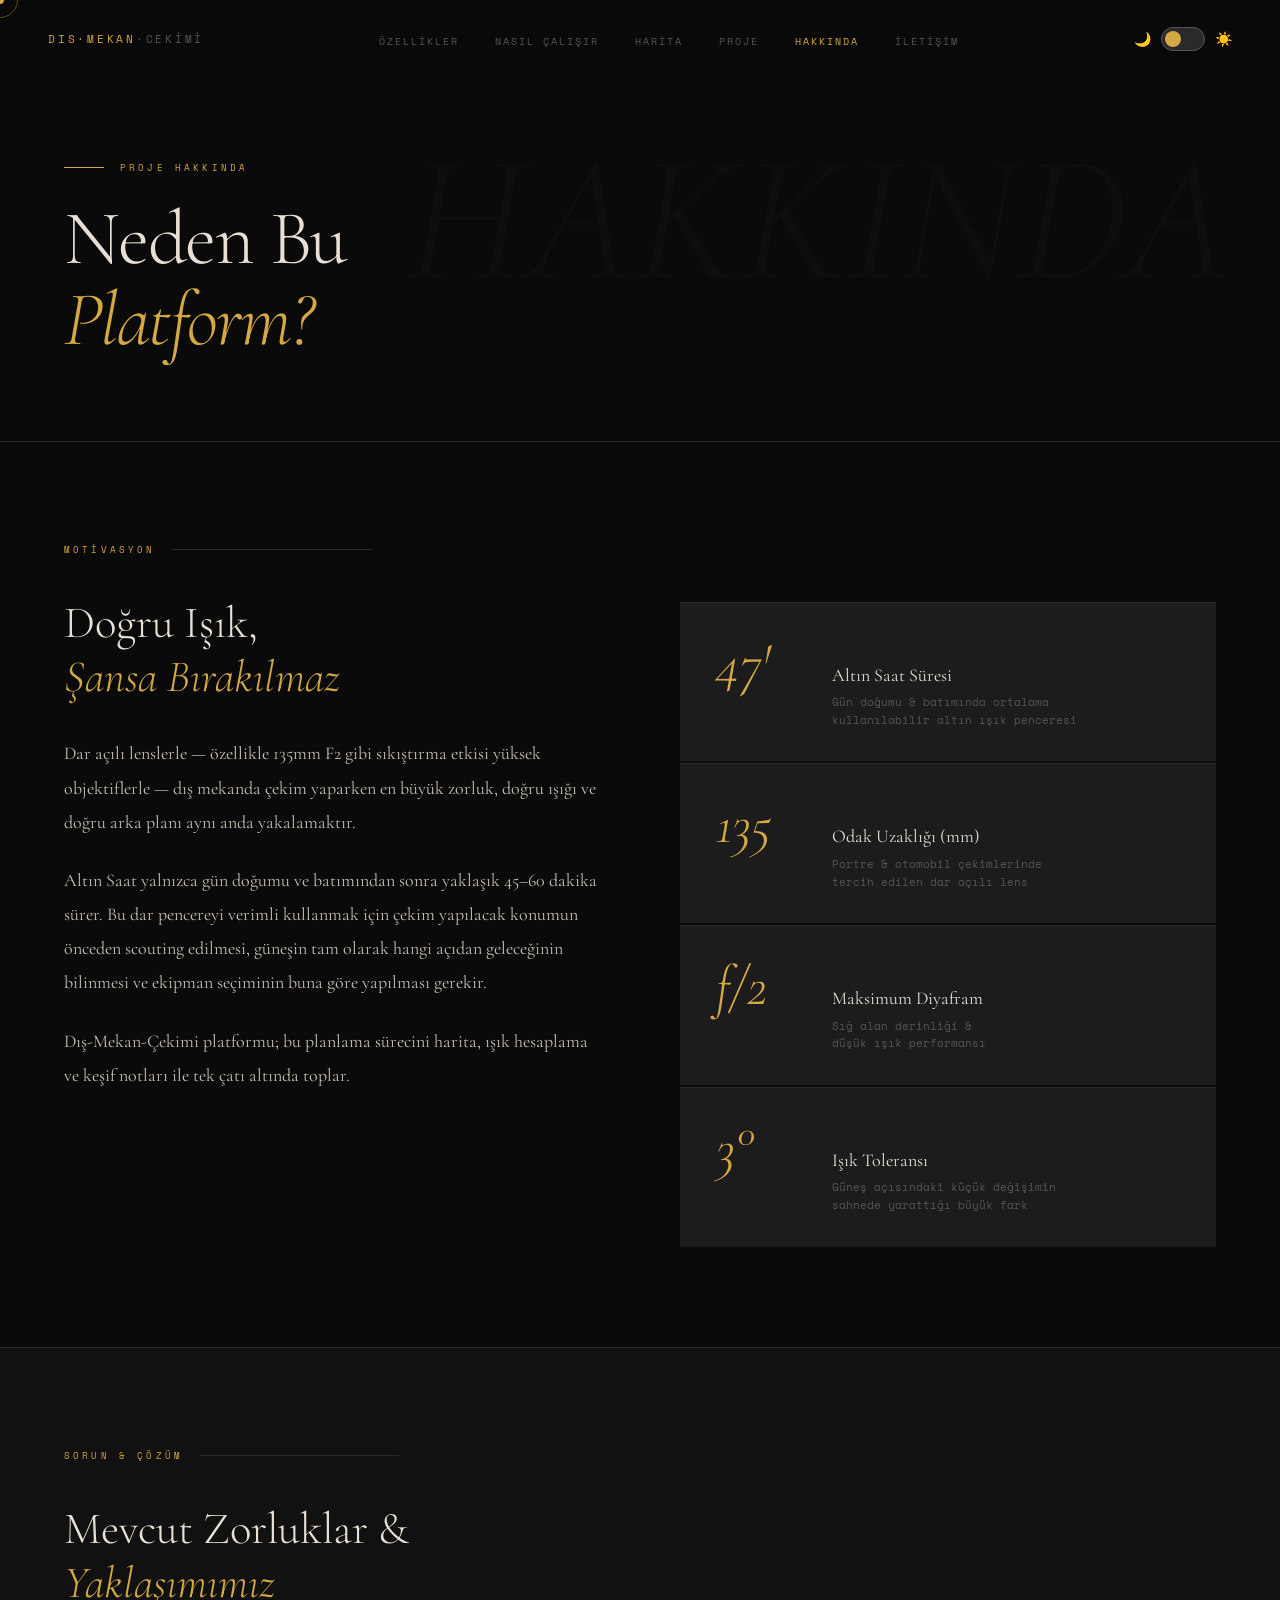
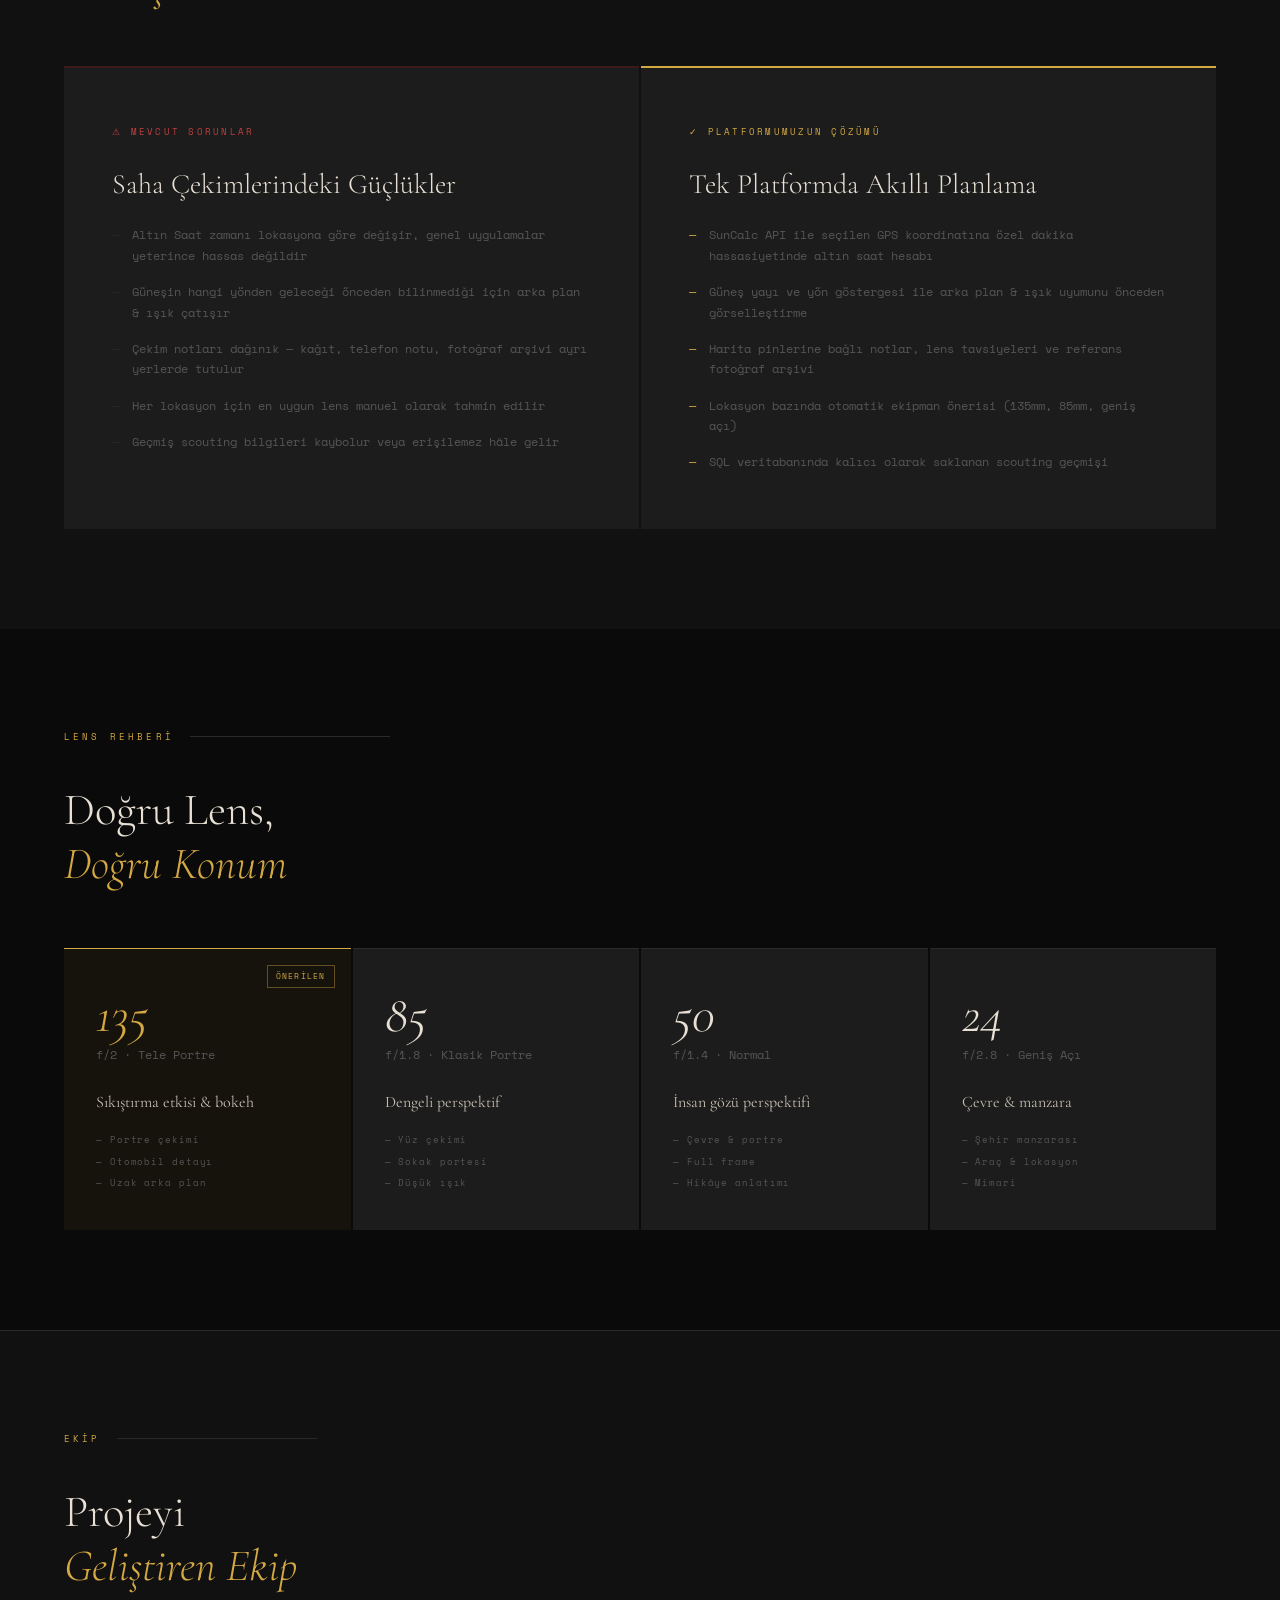
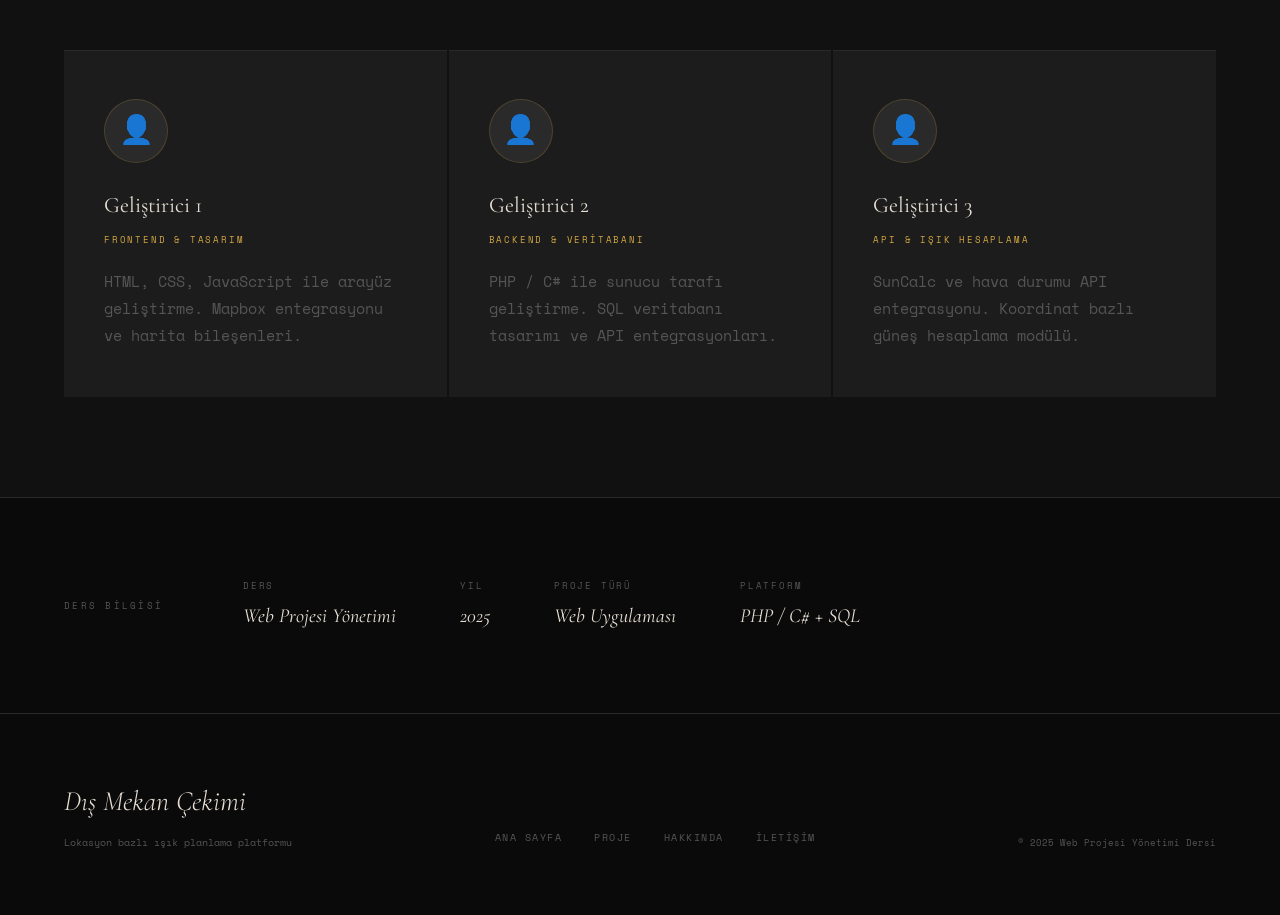
<file: about.html>
<!DOCTYPE html>
<html lang="tr">
<head>
  <script>
    // Tema: sayfa yüklenir yüklenmez uygula (flash önleme)
    (function() {
      if (localStorage.getItem('theme') === 'light') {
        document.documentElement.classList.add('light-mode');
        document.body && document.body.classList.add('light-mode');
      }
    })();
  </script>
  <meta charset="UTF-8" />
  <meta name="viewport" content="width=device-width, initial-scale=1.0"/>
  <title>Hakkında | Dış-Mekan-Çekimi</title>
  <link rel="preconnect" href="https://fonts.googleapis.com">
  <link href="https://fonts.googleapis.com/css2?family=Cormorant+Garamond:ital,wght@0,300;0,400;0,600;1,300;1,400&family=Space+Mono:wght@400;700&display=swap" rel="stylesheet">
  <style>
    *, *::before, *::after { box-sizing: border-box; margin: 0; padding: 0; }

    :root {
      --black:  #0a0a0a;
      --dark:   #111111;
      --mid:    #1c1c1c;
      --border: #2a2a2a;
      --muted:  #555;
      --text:   #c8c0b4;
      --light:  #e8e0d4;
      --gold:   #d4a843;
      --gold2:  #f0c060;
      --accent: #e87b3a;
    }

    html { scroll-behavior: smooth; }
    /* ── LIGHT MODE ── */
    html.light-mode body, body.light-mode {
      --black:   #f5f0e8;
      --dark:    #ede8dc;
      --mid:     #e0d8cc;
      --border:  #c8bfb0;
      --muted:   #8a7f70;
      --text:    #3a3028;
      --light:   #1a1208;
      --gold:    #b8861e;
      --gold2:   #d4a030;
      --accent:  #c05a18;
    }
    body.light-mode nav {
      background: linear-gradient(to bottom, rgba(245,240,232,0.97), transparent);
    }
    body.light-mode nav.scrolled { background: rgba(245,240,232,0.99); }
    body.light-mode .nav-links    { background: rgba(245,240,232,0.98) !important; }

    /* ── DARK MODE TOGGLE BUTONU ── */
    .theme-toggle { display:flex; align-items:center; gap:10px; z-index:102; cursor:pointer; background:none; border:none; padding:0; }
    .theme-toggle-track { width:44px; height:24px; background:var(--border); border-radius:12px; position:relative; transition:background 0.3s; border:1px solid var(--muted); }
    body.light-mode .theme-toggle-track { background:var(--gold); border-color:var(--gold); }
    .theme-toggle-thumb { position:absolute; top:3px; left:3px; width:16px; height:16px; border-radius:50%; background:var(--gold); transition:transform 0.3s, background 0.3s; }
    body.light-mode .theme-toggle-thumb { transform:translateX(20px); background:var(--black); }
    .theme-toggle-icon { font-size:14px; line-height:1; }

    /* ── YUKARI ÇIK BUTONU ── */
    .scroll-top-btn { position:fixed; bottom:40px; right:40px; z-index:200; width:48px; height:48px; background:var(--gold); color:var(--black); border:none; cursor:pointer; display:flex; align-items:center; justify-content:center; font-size:20px; font-family:"Space Mono",monospace; clip-path:polygon(0 0,calc(100% - 8px) 0,100% 8px,100% 100%,0 100%); opacity:0; transform:translateY(20px); transition:opacity 0.4s ease, transform 0.4s ease, background 0.3s; pointer-events:none; }
    .scroll-top-btn.visible { opacity:1; transform:translateY(0); pointer-events:all; }
    .scroll-top-btn:hover { background:var(--gold2); }


    body {
      background: var(--black);
      color: var(--text);
      font-family: 'Cormorant Garamond', serif;
      font-size: 18px;
      line-height: 1.7;
      overflow-x: hidden;
      cursor: none;
    }

    .cursor {
      width: 8px; height: 8px;
      background: var(--gold);
      border-radius: 50%;
      position: fixed; top: 0; left: 0;
      pointer-events: none; z-index: 9999;
      transform: translate(-50%,-50%);
    }
    .cursor-ring {
      width: 36px; height: 36px;
      border: 1px solid rgba(212,168,67,0.4);
      border-radius: 50%;
      position: fixed; top: 0; left: 0;
      pointer-events: none; z-index: 9998;
      transform: translate(-50%,-50%);
      transition: all 0.15s ease;
    }

    /* NAV */
    nav {
      position: fixed; top: 0; left: 0; right: 0;
      z-index: 100;
      display: flex; align-items: center; justify-content: space-between;
      padding: 24px 48px;
      background: linear-gradient(to bottom, rgba(10,10,10,0.95), transparent);
      backdrop-filter: blur(4px);
    }
    .nav-logo {
      font-family: 'Space Mono', monospace;
      font-size: 11px;
      letter-spacing: 0.25em;
      color: var(--gold);
      text-transform: uppercase;
      text-decoration: none;
    }
    .nav-logo span { color: var(--muted); }
    .nav-links { display: flex; gap: 36px; list-style: none; }
    .nav-links a {
      font-family: 'Space Mono', monospace;
      font-size: 10px;
      letter-spacing: 0.2em;
      text-transform: uppercase;
      color: var(--muted);
      text-decoration: none;
      transition: color 0.3s;
    }
    .nav-links a:hover, .nav-links a.active { color: var(--gold); }

    /* PAGE HEADER */
    .page-header {
      padding: 160px 64px 80px;
      border-bottom: 1px solid var(--border);
      position: relative;
      overflow: hidden;
    }
    .page-header::before {
      content: 'HAKKINDA';
      position: absolute;
      right: 48px; top: 50%;
      transform: translateY(-50%);
      font-size: 180px;
      font-weight: 300;
      font-style: italic;
      color: rgba(255,255,255,0.02);
      font-family: 'Cormorant Garamond', serif;
      pointer-events: none;
      white-space: nowrap;
    }
    .page-tag {
      font-family: 'Space Mono', monospace;
      font-size: 9px;
      letter-spacing: 0.35em;
      text-transform: uppercase;
      color: var(--gold);
      display: flex; align-items: center; gap: 16px;
      margin-bottom: 24px;
    }
    .page-tag::before {
      content: ''; display: block;
      width: 40px; height: 1px; background: var(--gold);
    }
    .page-title {
      font-size: clamp(48px, 6vw, 88px);
      font-weight: 300;
      color: var(--light);
      line-height: 1.05;
      letter-spacing: -0.02em;
    }
    .page-title em { font-style: italic; color: var(--gold); }

    /* INTRO */
    .intro {
      display: grid;
      grid-template-columns: 1fr 1fr;
      gap: 80px;
      padding: 100px 64px;
      align-items: start;
    }
    .intro-left {}
    .section-label {
      font-family: 'Space Mono', monospace;
      font-size: 9px;
      letter-spacing: 0.35em;
      text-transform: uppercase;
      color: var(--gold);
      display: flex; align-items: center; gap: 16px;
      margin-bottom: 40px;
    }
    .section-label::after {
      content: ''; display: block; flex: 1;
      height: 1px; background: var(--border); max-width: 200px;
    }
    .intro-title {
      font-size: clamp(30px, 3.5vw, 48px);
      font-weight: 300;
      color: var(--light);
      line-height: 1.2;
      margin-bottom: 32px;
    }
    .intro-title em { font-style: italic; color: var(--gold); }
    .intro-text {
      font-size: 18px;
      color: var(--text);
      line-height: 1.9;
      margin-bottom: 24px;
    }

    .intro-right {
      display: flex; flex-direction: column; gap: 2px;
      padding-top: 60px;
    }
    .stat-block {
      background: var(--mid);
      border-top: 1px solid var(--border);
      padding: 32px 36px;
      display: flex; align-items: baseline; gap: 16px;
      transition: background 0.3s;
      position: relative;
      overflow: hidden;
    }
    .stat-block::before {
      content: '';
      position: absolute; top: 0; left: 0;
      width: 2px; height: 0;
      background: var(--gold);
      transition: height 0.4s;
    }
    .stat-block:hover::before { height: 100%; }
    .stat-block:hover { background: #1f1f1f; }
    .stat-big {
      font-size: 56px;
      font-weight: 300;
      font-style: italic;
      color: var(--gold);
      line-height: 1;
      min-width: 100px;
    }
    .stat-info {}
    .stat-title {
      font-size: 18px;
      color: var(--light);
      font-weight: 400;
      margin-bottom: 4px;
    }
    .stat-desc {
      font-family: 'Space Mono', monospace;
      font-size: 11px;
      color: var(--muted);
      line-height: 1.6;
    }

    /* PROBLEM / SOLUTION */
    .problem {
      background: var(--dark);
      padding: 100px 64px;
      border-top: 1px solid var(--border);
    }
    .two-col {
      display: grid;
      grid-template-columns: 1fr 1fr;
      gap: 2px;
      margin-top: 56px;
    }
    .col-card {
      padding: 56px 48px;
      position: relative;
      overflow: hidden;
    }
    .col-card.problem-card {
      background: var(--mid);
      border-top: 2px solid #3a1a1a;
    }
    .col-card.solution-card {
      background: var(--mid);
      border-top: 2px solid var(--gold);
    }
    .col-card-label {
      font-family: 'Space Mono', monospace;
      font-size: 9px;
      letter-spacing: 0.25em;
      text-transform: uppercase;
      margin-bottom: 28px;
    }
    .problem-card .col-card-label { color: #c04040; }
    .solution-card .col-card-label { color: var(--gold); }
    .col-card-title {
      font-size: 28px;
      color: var(--light);
      font-weight: 300;
      margin-bottom: 24px;
      line-height: 1.2;
    }
    .col-card ul {
      list-style: none;
      display: flex; flex-direction: column; gap: 16px;
    }
    .col-card ul li {
      font-family: 'Space Mono', monospace;
      font-size: 12px;
      color: var(--muted);
      line-height: 1.7;
      padding-left: 20px;
      position: relative;
    }
    .col-card ul li::before {
      content: '—';
      position: absolute; left: 0;
      color: var(--border);
    }
    .solution-card ul li::before { color: var(--gold); }

    /* LENS PHILOSOPHY */
    .lens-section {
      padding: 100px 64px;
      background: var(--black);
    }
    .lens-grid {
      display: grid;
      grid-template-columns: repeat(4, 1fr);
      gap: 2px;
      margin-top: 56px;
    }
    .lens-card {
      background: var(--mid);
      border-top: 1px solid var(--border);
      padding: 40px 32px;
      transition: all 0.3s;
      position: relative;
    }
    .lens-card:hover { background: #1f1f1f; }
    .lens-card.featured {
      background: rgba(212,168,67,0.06);
      border-top-color: var(--gold);
    }
    .lens-mm {
      font-size: 52px;
      font-weight: 300;
      font-style: italic;
      color: var(--light);
      line-height: 1;
      margin-bottom: 4px;
    }
    .lens-card.featured .lens-mm { color: var(--gold); }
    .lens-aperture {
      font-family: 'Space Mono', monospace;
      font-size: 12px;
      color: var(--muted);
      margin-bottom: 24px;
    }
    .lens-use {
      font-size: 16px;
      color: var(--text);
      margin-bottom: 16px;
    }
    .lens-tags {
      display: flex; flex-direction: column; gap: 6px;
    }
    .lens-tag {
      font-family: 'Space Mono', monospace;
      font-size: 9px;
      color: var(--muted);
      letter-spacing: 0.1em;
    }
    .lens-badge {
      position: absolute; top: 16px; right: 16px;
      font-family: 'Space Mono', monospace;
      font-size: 8px;
      letter-spacing: 0.15em;
      text-transform: uppercase;
      color: var(--gold);
      border: 1px solid rgba(212,168,67,0.4);
      padding: 4px 8px;
    }

    /* TEAM / ABOUT */
    .team {
      background: var(--dark);
      padding: 100px 64px;
      border-top: 1px solid var(--border);
    }
    .team-grid {
      display: grid;
      grid-template-columns: repeat(3, 1fr);
      gap: 2px;
      margin-top: 56px;
    }
    .team-card {
      background: var(--mid);
      border-top: 1px solid var(--border);
      padding: 48px 40px;
      transition: all 0.3s;
    }
    .team-card:hover { background: #1f1f1f; }
    .team-avatar {
      width: 64px; height: 64px;
      border-radius: 50%;
      background: var(--border);
      display: flex; align-items: center; justify-content: center;
      font-size: 28px;
      margin-bottom: 24px;
      border: 1px solid rgba(212,168,67,0.2);
    }
    .team-name {
      font-size: 22px;
      color: var(--light);
      font-weight: 400;
      margin-bottom: 8px;
    }
    .team-role {
      font-family: 'Space Mono', monospace;
      font-size: 9px;
      letter-spacing: 0.2em;
      color: var(--gold);
      text-transform: uppercase;
      margin-bottom: 20px;
    }
    .team-desc {
      font-size: 15px;
      color: var(--muted);
      font-family: 'Space Mono', monospace;
      line-height: 1.8;
    }

    /* COURSE INFO */
    .course {
      padding: 80px 64px;
      border-top: 1px solid var(--border);
      display: flex; align-items: center;
      gap: 80px; flex-wrap: wrap;
      background: var(--black);
    }
    .course-label {
      font-family: 'Space Mono', monospace;
      font-size: 9px;
      letter-spacing: 0.25em;
      color: var(--muted);
      text-transform: uppercase;
      white-space: nowrap;
    }
    .course-info {
      display: flex; gap: 64px; flex-wrap: wrap;
    }
    .course-item {}
    .course-key {
      font-family: 'Space Mono', monospace;
      font-size: 9px;
      color: var(--muted);
      letter-spacing: 0.2em;
      text-transform: uppercase;
      margin-bottom: 6px;
    }
    .course-val {
      font-size: 20px;
      color: var(--light);
      font-style: italic;
    }

    /* FOOTER */
    footer {
      padding: 64px;
      border-top: 1px solid var(--border);
      display: flex; justify-content: space-between; align-items: flex-end;
      flex-wrap: wrap; gap: 32px;
    }
    .footer-logo { font-size: 28px; font-weight: 300; color: var(--light); font-style: italic; }
    .footer-links { display: flex; gap: 32px; list-style: none; }
    .footer-links a {
      font-family: 'Space Mono', monospace;
      font-size: 10px; letter-spacing: 0.15em;
      text-transform: uppercase; color: var(--muted);
      text-decoration: none; transition: color 0.3s;
    }
    .footer-links a:hover { color: var(--gold); }
    .footer-copy { font-family: 'Space Mono', monospace; font-size: 9px; color: var(--muted); }

    /* REVEAL */
    .reveal { opacity: 0; transform: translateY(30px); transition: opacity 0.7s ease, transform 0.7s ease; }
    .reveal.visible { opacity: 1; transform: translateY(0); }


    /* ── HAMBURGER ── */
    .hamburger { display: none; flex-direction: column; gap: 6px; cursor: pointer; z-index: 102; background: none; border: none; padding: 4px; }
    .hamburger span { display: block; width: 28px; height: 1px; background: var(--gold); transition: all 0.3s ease-in-out; }
    @media (max-width: 900px) {
      .hamburger { display: flex; }
      .hamburger.open span:nth-child(1) { transform: translateY(7px) rotate(45deg); }
      .hamburger.open span:nth-child(2) { opacity: 0; }
      .hamburger.open span:nth-child(3) { transform: translateY(-7px) rotate(-45deg); }
      .nav-links {
        position: fixed; top: 0; right: -100%; width: 100%; height: 100vh;
        background: rgba(10,10,10,0.98); backdrop-filter: blur(10px);
        flex-direction: column; justify-content: center; align-items: center;
        gap: 40px; transition: right 0.4s ease;
        display: flex;
      }
      .nav-links.open { right: 0; }
      .nav-links a { font-size: 14px; }
    }
    @media (max-width: 900px) {
      nav { padding: 20px 24px; }
      .page-header { padding: 120px 24px 60px; }
      .intro { grid-template-columns: 1fr; padding: 60px 24px; gap: 48px; }
      .problem { padding: 60px 24px; }
      .two-col { grid-template-columns: 1fr; }
      .lens-section { padding: 60px 24px; }
      .lens-grid { grid-template-columns: 1fr 1fr; }
      .team { padding: 60px 24px; }
      .team-grid { grid-template-columns: 1fr; }
      .course { padding: 48px 24px; gap: 32px; }
      footer { padding: 40px 24px; flex-direction: column; }
    }
  </style>
</head>
<body>

  <div class="cursor" id="cursor"></div>
  <div class="cursor-ring" id="cursorRing"></div>

  <!-- NAV -->
  <nav>
    <a href="index.html" class="nav-logo">DIS·MEKAN<span>·CEKİMİ</span></a>
    <ul class="nav-links" id="navLinks">
      <li><a href="index.html#features">Özellikler</a></li>
      <li><a href="index.html#nasil">Nasıl Çalışır</a></li>
      <li><a href="index.html#harita">Harita</a></li>
      <li><a href="project.html">Proje</a></li>
      <li><a href="about.html" class="active">Hakkında</a></li>
      <li><a href="contact.html">İletişim</a></li>
    </ul>
    <div style="display:flex;align-items:center;gap:16px;">
      <button class="theme-toggle" id="themeToggle" title="Tema değiştir" aria-label="Tema değiştir">
        <span class="theme-toggle-icon">🌙</span>
        <div class="theme-toggle-track">
          <div class="theme-toggle-thumb"></div>
        </div>
        <span class="theme-toggle-icon">☀️</span>
      </button>
      <button class="hamburger" id="hamburger" aria-label="Menü">
        <span></span><span></span><span></span>
      </button>
    </div>
  </nav>

  <!-- PAGE HEADER -->
  <div class="page-header">
    <div class="page-tag">Proje Hakkında</div>
    <h1 class="page-title">
      Neden Bu<br>
      <em>Platform?</em>
    </h1>
  </div>

  <!-- INTRO -->
  <section class="intro">
    <div class="intro-left">
      <div class="section-label reveal">Motivasyon</div>
      <h2 class="intro-title reveal">
        Doğru Işık,<br>
        <em>Şansa Bırakılmaz</em>
      </h2>
      <p class="intro-text reveal">
        Dar açılı lenslerle — özellikle 135mm F2 gibi sıkıştırma etkisi yüksek objektiflerle — dış mekanda çekim yaparken en büyük zorluk, doğru ışığı ve doğru arka planı aynı anda yakalamaktır.
      </p>
      <p class="intro-text reveal">
        Altın Saat yalnızca gün doğumu ve batımından sonra yaklaşık 45–60 dakika sürer. Bu dar pencereyi verimli kullanmak için çekim yapılacak konumun önceden scouting edilmesi, güneşin tam olarak hangi açıdan geleceğinin bilinmesi ve ekipman seçiminin buna göre yapılması gerekir.
      </p>
      <p class="intro-text reveal">
        Dış-Mekan-Çekimi platformu; bu planlama sürecini harita, ışık hesaplama ve keşif notları ile tek çatı altında toplar.
      </p>
    </div>

    <div class="intro-right reveal">
      <div class="stat-block">
        <div class="stat-big">47'</div>
        <div class="stat-info">
          <div class="stat-title">Altın Saat Süresi</div>
          <div class="stat-desc">Gün doğumu & batımında ortalama<br>kullanılabilir altın ışık penceresi</div>
        </div>
      </div>
      <div class="stat-block">
        <div class="stat-big">135</div>
        <div class="stat-info">
          <div class="stat-title">Odak Uzaklığı (mm)</div>
          <div class="stat-desc">Portre & otomobil çekimlerinde<br>tercih edilen dar açılı lens</div>
        </div>
      </div>
      <div class="stat-block">
        <div class="stat-big">f/2</div>
        <div class="stat-info">
          <div class="stat-title">Maksimum Diyafram</div>
          <div class="stat-desc">Sığ alan derinliği &<br>düşük ışık performansı</div>
        </div>
      </div>
      <div class="stat-block">
        <div class="stat-big">3°</div>
        <div class="stat-info">
          <div class="stat-title">Işık Toleransı</div>
          <div class="stat-desc">Güneş açısındaki küçük değişimin<br>sahnede yarattığı büyük fark</div>
        </div>
      </div>
    </div>
  </section>

  <!-- PROBLEM / SOLUTION -->
  <section class="problem">
    <div class="section-label reveal">Sorun & Çözüm</div>
    <h2 class="intro-title reveal">
      Mevcut Zorluklar &<br>
      <em>Yaklaşımımız</em>
    </h2>
    <div class="two-col reveal">
      <div class="col-card problem-card">
        <div class="col-card-label">⚠ Mevcut Sorunlar</div>
        <h3 class="col-card-title">Saha Çekimlerindeki Güçlükler</h3>
        <ul>
          <li>Altın Saat zamanı lokasyona göre değişir, genel uygulamalar yeterince hassas değildir</li>
          <li>Güneşin hangi yönden geleceği önceden bilinmediği için arka plan & ışık çatışır</li>
          <li>Çekim notları dağınık — kağıt, telefon notu, fotoğraf arşivi ayrı yerlerde tutulur</li>
          <li>Her lokasyon için en uygun lens manuel olarak tahmin edilir</li>
          <li>Geçmiş scouting bilgileri kaybolur veya erişilemez hâle gelir</li>
        </ul>
      </div>
      <div class="col-card solution-card">
        <div class="col-card-label">✓ Platformumuzun Çözümü</div>
        <h3 class="col-card-title">Tek Platformda Akıllı Planlama</h3>
        <ul>
          <li>SunCalc API ile seçilen GPS koordinatına özel dakika hassasiyetinde altın saat hesabı</li>
          <li>Güneş yayı ve yön göstergesi ile arka plan & ışık uyumunu önceden görselleştirme</li>
          <li>Harita pinlerine bağlı notlar, lens tavsiyeleri ve referans fotoğraf arşivi</li>
          <li>Lokasyon bazında otomatik ekipman önerisi (135mm, 85mm, geniş açı)</li>
          <li>SQL veritabanında kalıcı olarak saklanan scouting geçmişi</li>
        </ul>
      </div>
    </div>
  </section>

  <!-- LENS PHILOSOPHY -->
  <section class="lens-section">
    <div class="section-label reveal">Lens Rehberi</div>
    <h2 class="intro-title reveal">
      Doğru Lens,<br>
      <em>Doğru Konum</em>
    </h2>
    <div class="lens-grid reveal">
      <div class="lens-card featured">
        <div class="lens-badge">Önerilen</div>
        <div class="lens-mm">135</div>
        <div class="lens-aperture">f/2 · Tele Portre</div>
        <div class="lens-use">Sıkıştırma etkisi & bokeh</div>
        <div class="lens-tags">
          <span class="lens-tag">— Portre çekimi</span>
          <span class="lens-tag">— Otomobil detayı</span>
          <span class="lens-tag">— Uzak arka plan</span>
        </div>
      </div>
      <div class="lens-card">
        <div class="lens-mm">85</div>
        <div class="lens-aperture">f/1.8 · Klasik Portre</div>
        <div class="lens-use">Dengeli perspektif</div>
        <div class="lens-tags">
          <span class="lens-tag">— Yüz çekimi</span>
          <span class="lens-tag">— Sokak portesi</span>
          <span class="lens-tag">— Düşük ışık</span>
        </div>
      </div>
      <div class="lens-card">
        <div class="lens-mm">50</div>
        <div class="lens-aperture">f/1.4 · Normal</div>
        <div class="lens-use">İnsan gözü perspektifi</div>
        <div class="lens-tags">
          <span class="lens-tag">— Çevre & portre</span>
          <span class="lens-tag">— Full frame</span>
          <span class="lens-tag">— Hikâye anlatımı</span>
        </div>
      </div>
      <div class="lens-card">
        <div class="lens-mm">24</div>
        <div class="lens-aperture">f/2.8 · Geniş Açı</div>
        <div class="lens-use">Çevre & manzara</div>
        <div class="lens-tags">
          <span class="lens-tag">— Şehir manzarası</span>
          <span class="lens-tag">— Araç & lokasyon</span>
          <span class="lens-tag">— Mimari</span>
        </div>
      </div>
    </div>
  </section>

  <!-- TEAM -->
  <section class="team">
    <div class="section-label reveal">Ekip</div>
    <h2 class="intro-title reveal">
      Projeyi<br>
      <em>Geliştiren Ekip</em>
    </h2>
    <div class="team-grid reveal">
      <div class="team-card">
        <div class="team-avatar">👤</div>
        <div class="team-name">Geliştirici 1</div>
        <div class="team-role">Frontend & Tasarım</div>
        <div class="team-desc">HTML, CSS, JavaScript ile arayüz geliştirme. Mapbox entegrasyonu ve harita bileşenleri.</div>
      </div>
      <div class="team-card">
        <div class="team-avatar">👤</div>
        <div class="team-name">Geliştirici 2</div>
        <div class="team-role">Backend & Veritabanı</div>
        <div class="team-desc">PHP / C# ile sunucu tarafı geliştirme. SQL veritabanı tasarımı ve API entegrasyonları.</div>
      </div>
      <div class="team-card">
        <div class="team-avatar">👤</div>
        <div class="team-name">Geliştirici 3</div>
        <div class="team-role">API & Işık Hesaplama</div>
        <div class="team-desc">SunCalc ve hava durumu API entegrasyonu. Koordinat bazlı güneş hesaplama modülü.</div>
      </div>
    </div>
  </section>

  <!-- COURSE INFO -->
  <div class="course">
    <div class="course-label">Ders Bilgisi</div>
    <div class="course-info">
      <div class="course-item">
        <div class="course-key">Ders</div>
        <div class="course-val">Web Projesi Yönetimi</div>
      </div>
      <div class="course-item">
        <div class="course-key">Yıl</div>
        <div class="course-val">2025</div>
      </div>
      <div class="course-item">
        <div class="course-key">Proje Türü</div>
        <div class="course-val">Web Uygulaması</div>
      </div>
      <div class="course-item">
        <div class="course-key">Platform</div>
        <div class="course-val">PHP / C# + SQL</div>
      </div>
    </div>
  </div>

  <!-- FOOTER -->
  <footer>
    <div>
      <div class="footer-logo">Dış Mekan Çekimi</div>
      <div style="font-family:'Space Mono',monospace;font-size:10px;color:var(--muted);margin-top:8px">
        Lokasyon bazlı ışık planlama platformu
      </div>
    </div>
    <ul class="footer-links">
      <li><a href="index.html">Ana Sayfa</a></li>
      <li><a href="project.html">Proje</a></li>
      <li><a href="about.html">Hakkında</a></li>
      <li><a href="contact.html">İletişim</a></li>
    </ul>
    <div class="footer-copy">© 2025 Web Projesi Yönetimi Dersi</div>
  </footer>

  <script>
    const cursor = document.getElementById('cursor');
    const ring = document.getElementById('cursorRing');
    document.addEventListener('mousemove', e => {
      cursor.style.left = e.clientX + 'px';
      cursor.style.top = e.clientY + 'px';
      setTimeout(() => {
        ring.style.left = e.clientX + 'px';
        ring.style.top = e.clientY + 'px';
      }, 80);
    });

    const reveals = document.querySelectorAll('.reveal');
    const observer = new IntersectionObserver(entries => {
      entries.forEach(e => {
        if (e.isIntersecting) { e.target.classList.add('visible'); observer.unobserve(e.target); }
      });
    }, { threshold: 0.12 });
    reveals.forEach(el => observer.observe(el));
  </script>
  <button class="scroll-top-btn" id="scrollTopBtn" title="Yukarı çık" aria-label="Yukarı çık">↑</button>

  <script>
    document.addEventListener('DOMContentLoaded', function() {
      // Tema toggle
      var themeBtn = document.getElementById('themeToggle');
      if (themeBtn) {
        themeBtn.addEventListener('click', function() {
          document.body.classList.toggle('light-mode');
          document.documentElement.classList.toggle('light-mode');
          localStorage.setItem('theme', document.body.classList.contains('light-mode') ? 'light' : 'dark');
        });
      }
      // Hamburger menü
      var ham = document.getElementById('hamburger');
      var navL = document.getElementById('navLinks');
      if (ham && navL) {
        ham.addEventListener('click', function() {
          ham.classList.toggle('open');
          navL.classList.toggle('open');
        });
        navL.querySelectorAll('a').forEach(function(a) {
          a.addEventListener('click', function() {
            ham.classList.remove('open');
            navL.classList.remove('open');
          });
        });
      }
      // Yukarı çık
      var topBtn = document.getElementById('scrollTopBtn');
      if (topBtn) {
        window.addEventListener('scroll', function() {
          topBtn.classList.toggle('visible', window.scrollY > 400);
        });
        topBtn.addEventListener('click', function() {
          window.scrollTo({ top: 0, behavior: 'smooth' });
        });
      }
      // Nav scroll efekti
      var nav = document.querySelector('nav');
      if (nav) {
        window.addEventListener('scroll', function() {
          nav.classList.toggle('scrolled', window.scrollY > 60);
        });
      }
    });
  </script>
</body>
</html>
</file>
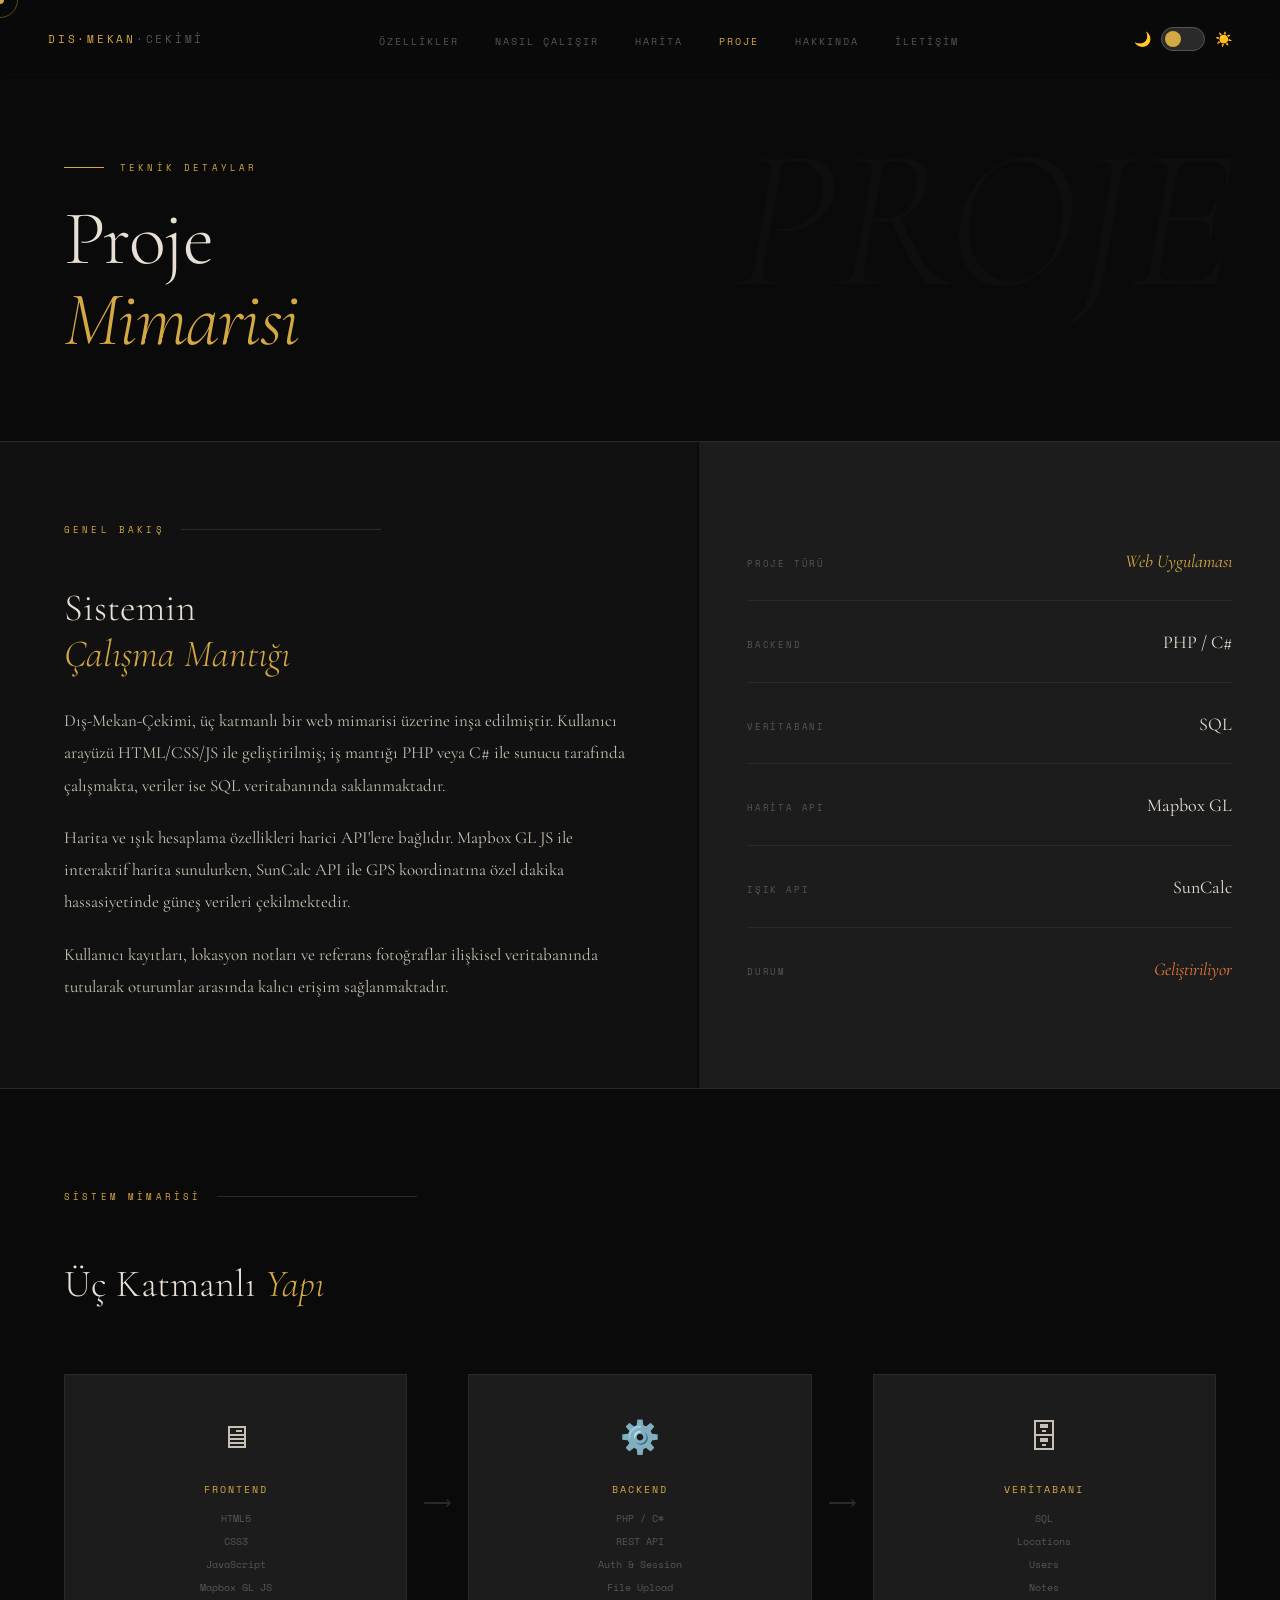
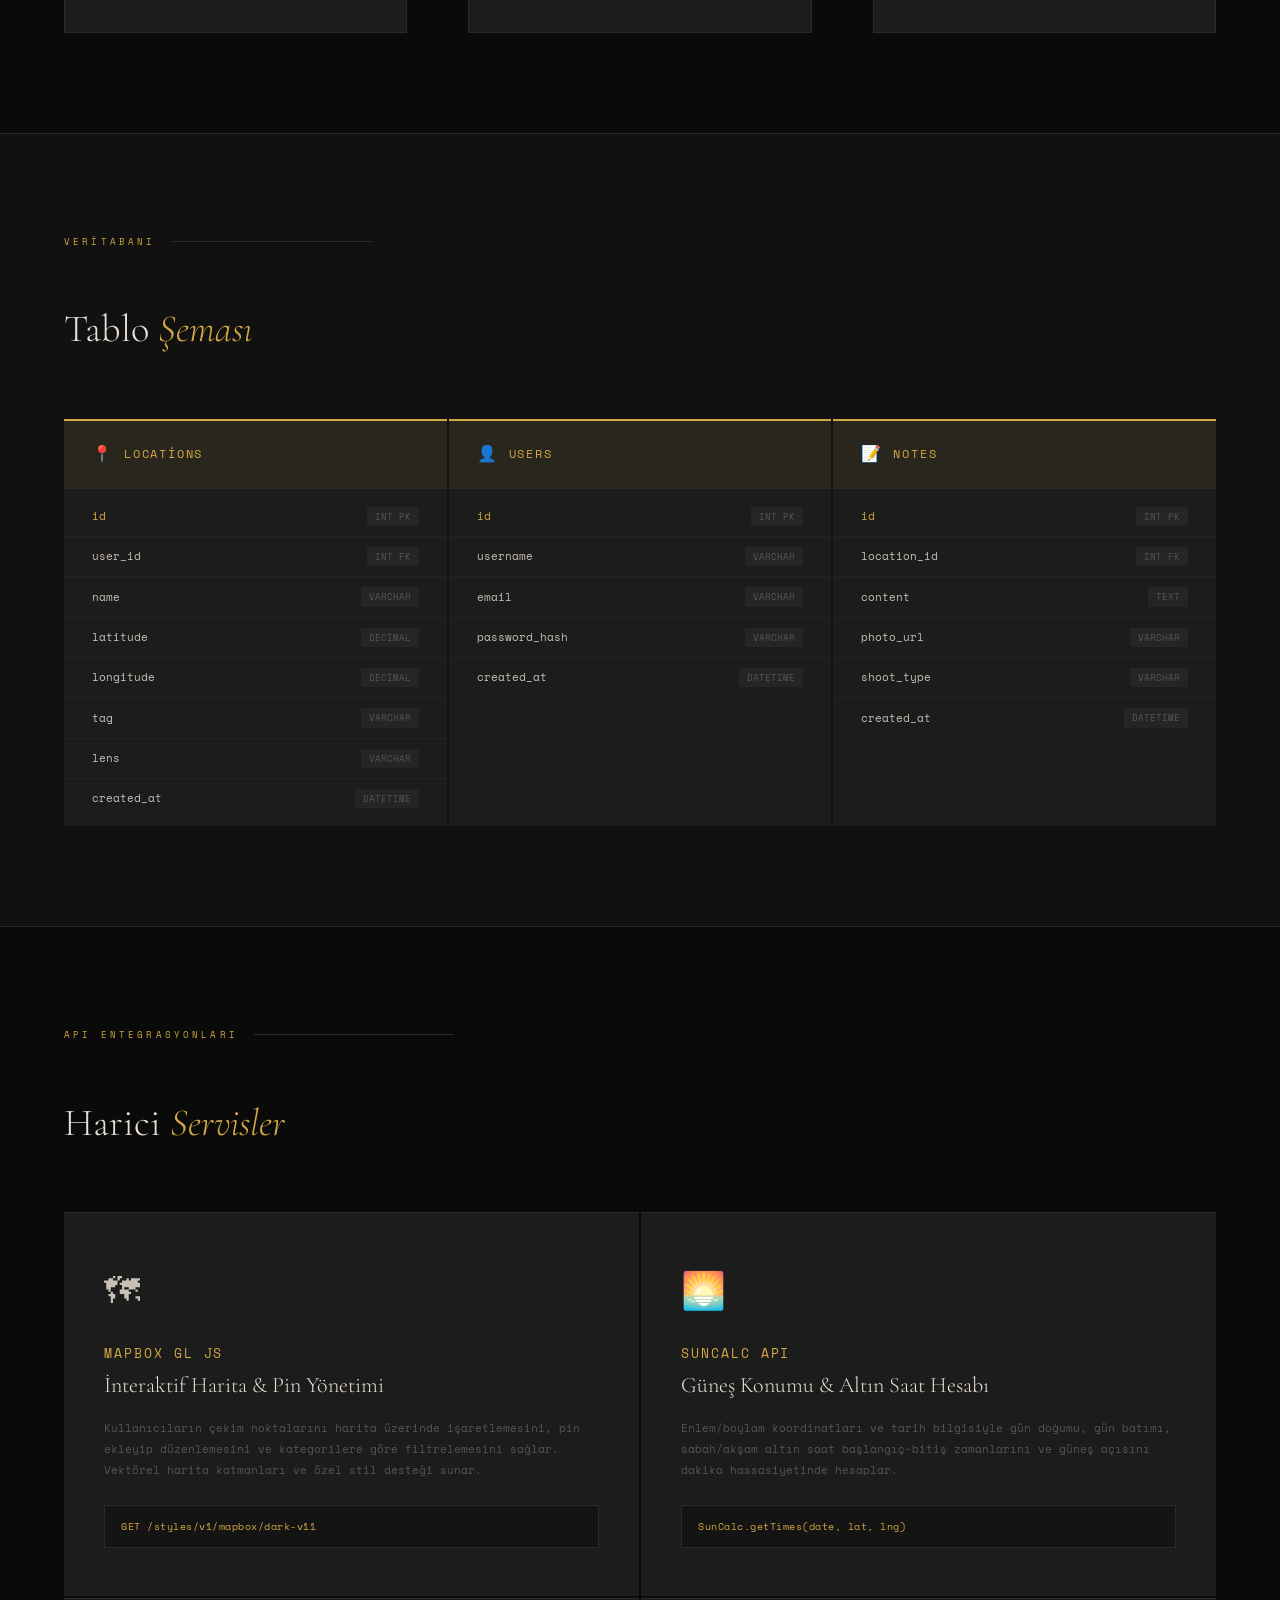
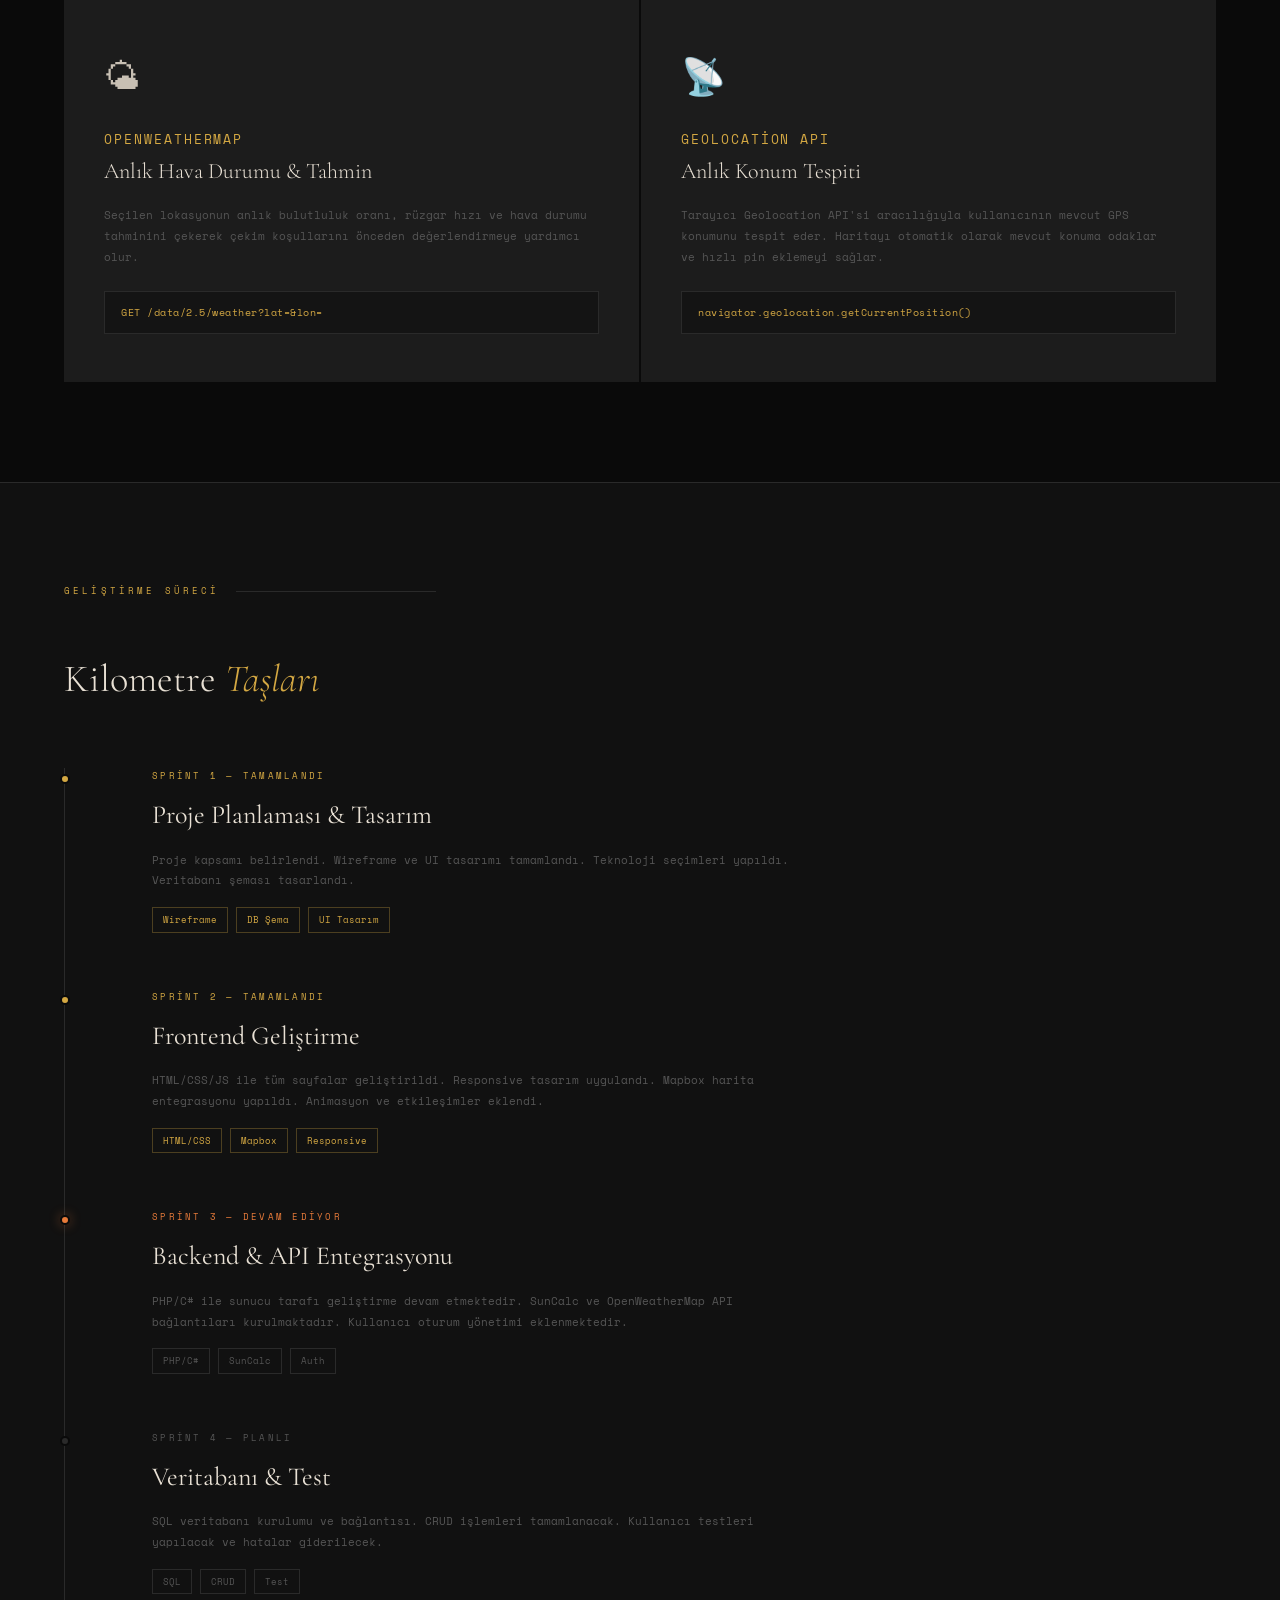
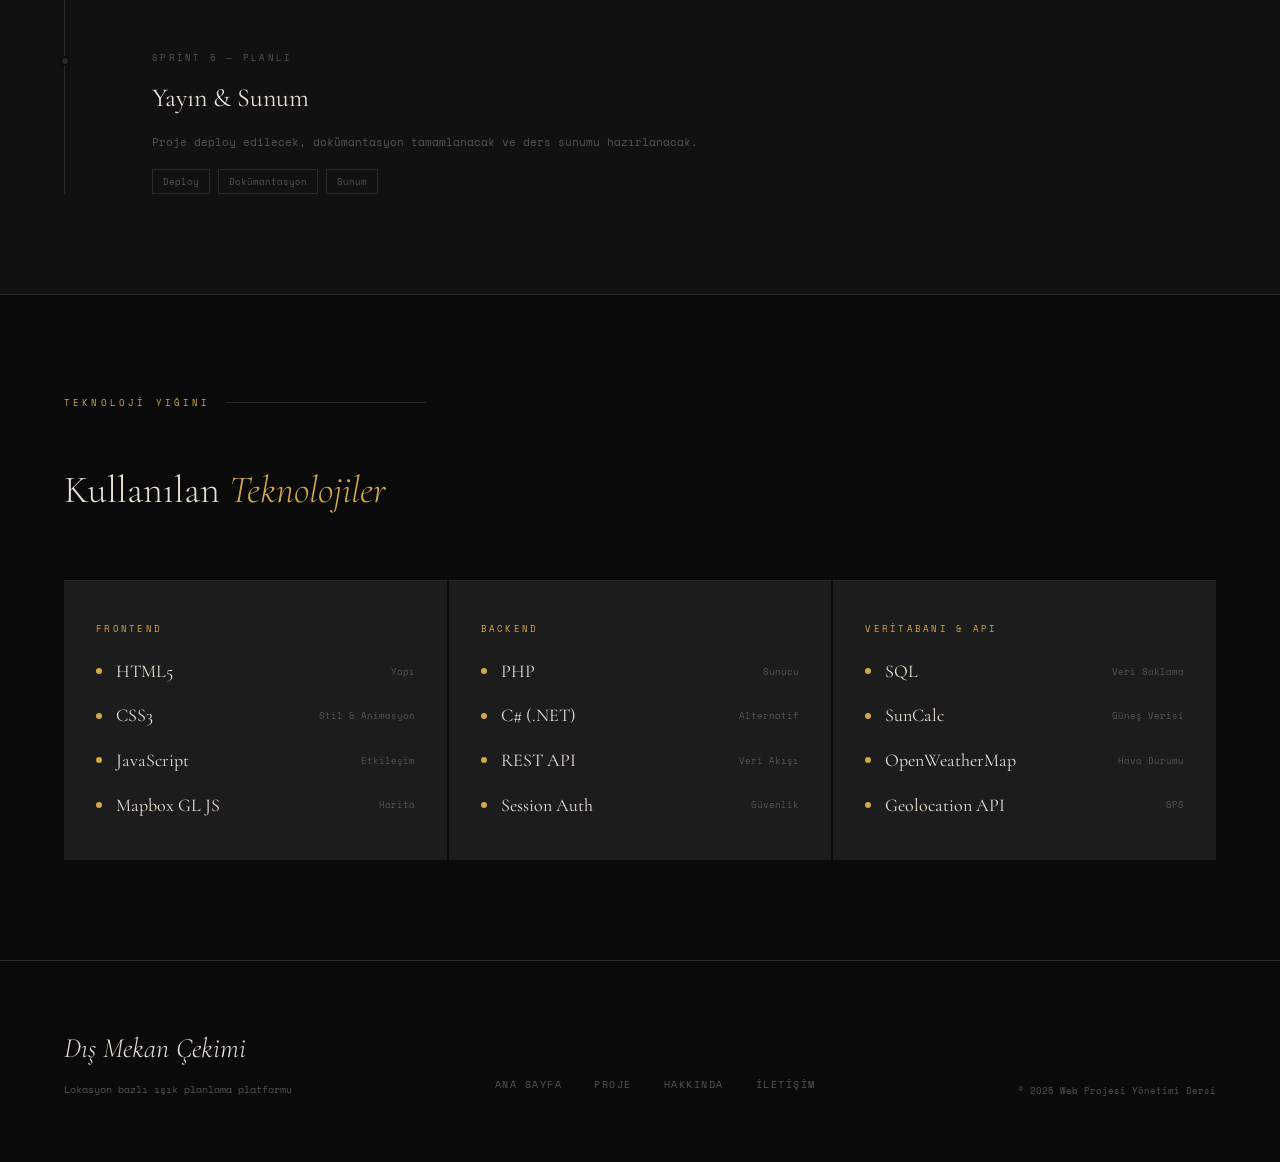
<file: project.html>
<!DOCTYPE html>
<html lang="tr">
<head>
  <script>
    // Tema: sayfa yüklenir yüklenmez uygula (flash önleme)
    (function() {
      if (localStorage.getItem('theme') === 'light') {
        document.documentElement.classList.add('light-mode');
        document.body && document.body.classList.add('light-mode');
      }
    })();
  </script>
  <meta charset="UTF-8" />
  <meta name="viewport" content="width=device-width, initial-scale=1.0"/>
  <title>Proje | Dış-Mekan-Çekimi</title>
  <link rel="preconnect" href="https://fonts.googleapis.com">
  <link href="https://fonts.googleapis.com/css2?family=Cormorant+Garamond:ital,wght@0,300;0,400;0,600;1,300;1,400&family=Space+Mono:wght@400;700&display=swap" rel="stylesheet">
  <style>
    *, *::before, *::after { box-sizing: border-box; margin: 0; padding: 0; }

    :root {
      --black:  #0a0a0a;
      --dark:   #111111;
      --mid:    #1c1c1c;
      --border: #2a2a2a;
      --muted:  #555;
      --text:   #c8c0b4;
      --light:  #e8e0d4;
      --gold:   #d4a843;
      --gold2:  #f0c060;
      --accent: #e87b3a;
    }

    html { scroll-behavior: smooth; }
    /* ── LIGHT MODE ── */
    html.light-mode body, body.light-mode {
      --black:   #f5f0e8;
      --dark:    #ede8dc;
      --mid:     #e0d8cc;
      --border:  #c8bfb0;
      --muted:   #8a7f70;
      --text:    #3a3028;
      --light:   #1a1208;
      --gold:    #b8861e;
      --gold2:   #d4a030;
      --accent:  #c05a18;
    }
    body.light-mode nav {
      background: linear-gradient(to bottom, rgba(245,240,232,0.97), transparent);
    }
    body.light-mode nav.scrolled { background: rgba(245,240,232,0.99); }
    body.light-mode .nav-links    { background: rgba(245,240,232,0.98) !important; }

    /* ── DARK MODE TOGGLE BUTONU ── */
    .theme-toggle { display:flex; align-items:center; gap:10px; z-index:102; cursor:pointer; background:none; border:none; padding:0; }
    .theme-toggle-track { width:44px; height:24px; background:var(--border); border-radius:12px; position:relative; transition:background 0.3s; border:1px solid var(--muted); }
    body.light-mode .theme-toggle-track { background:var(--gold); border-color:var(--gold); }
    .theme-toggle-thumb { position:absolute; top:3px; left:3px; width:16px; height:16px; border-radius:50%; background:var(--gold); transition:transform 0.3s, background 0.3s; }
    body.light-mode .theme-toggle-thumb { transform:translateX(20px); background:var(--black); }
    .theme-toggle-icon { font-size:14px; line-height:1; }

    /* ── YUKARI ÇIK BUTONU ── */
    .scroll-top-btn { position:fixed; bottom:40px; right:40px; z-index:200; width:48px; height:48px; background:var(--gold); color:var(--black); border:none; cursor:pointer; display:flex; align-items:center; justify-content:center; font-size:20px; font-family:"Space Mono",monospace; clip-path:polygon(0 0,calc(100% - 8px) 0,100% 8px,100% 100%,0 100%); opacity:0; transform:translateY(20px); transition:opacity 0.4s ease, transform 0.4s ease, background 0.3s; pointer-events:none; }
    .scroll-top-btn.visible { opacity:1; transform:translateY(0); pointer-events:all; }
    .scroll-top-btn:hover { background:var(--gold2); }

    body {
      background: var(--black);
      color: var(--text);
      font-family: 'Cormorant Garamond', serif;
      font-size: 18px;
      line-height: 1.7;
      overflow-x: hidden;
      cursor: none;
    }

    .cursor { width: 8px; height: 8px; background: var(--gold); border-radius: 50%; position: fixed; top: 0; left: 0; pointer-events: none; z-index: 9999; transform: translate(-50%,-50%); }
    .cursor-ring { width: 36px; height: 36px; border: 1px solid rgba(212,168,67,0.4); border-radius: 50%; position: fixed; top: 0; left: 0; pointer-events: none; z-index: 9998; transform: translate(-50%,-50%); transition: all 0.15s ease; }

    nav {
      position: fixed; top: 0; left: 0; right: 0; z-index: 100;
      display: flex; align-items: center; justify-content: space-between;
      padding: 24px 48px;
      background: linear-gradient(to bottom, rgba(10,10,10,0.95), transparent);
      backdrop-filter: blur(4px);
    }
    .nav-logo { font-family: 'Space Mono', monospace; font-size: 11px; letter-spacing: 0.25em; color: var(--gold); text-transform: uppercase; text-decoration: none; }
    .nav-logo span { color: var(--muted); }
    .nav-links { display: flex; gap: 36px; list-style: none; }
    /* ── HAMBURGER ── */
    .hamburger {
      display: none;
      flex-direction: column; gap: 6px;
      cursor: pointer; z-index: 102;
      background: none; border: none; padding: 4px;
    }
    .hamburger span {
      display: block; width: 28px; height: 1px;
      background: var(--gold); transition: all 0.3s ease-in-out;
    }
    .nav-links a { font-family: 'Space Mono', monospace; font-size: 10px; letter-spacing: 0.2em; text-transform: uppercase; color: var(--muted); text-decoration: none; transition: color 0.3s; }
    .nav-links a:hover, .nav-links a.active { color: var(--gold); }

    /* PAGE HEADER */
    .page-header {
      padding: 160px 64px 80px;
      border-bottom: 1px solid var(--border);
      position: relative; overflow: hidden;
    }
    .page-header::before {
      content: 'PROJE';
      position: absolute; right: 48px; top: 50%;
      transform: translateY(-50%);
      font-size: 200px; font-weight: 300; font-style: italic;
      color: rgba(255,255,255,0.02);
      font-family: 'Cormorant Garamond', serif;
      pointer-events: none; white-space: nowrap;
    }
    .page-tag { font-family: 'Space Mono', monospace; font-size: 9px; letter-spacing: 0.35em; text-transform: uppercase; color: var(--gold); display: flex; align-items: center; gap: 16px; margin-bottom: 24px; }
    .page-tag::before { content: ''; display: block; width: 40px; height: 1px; background: var(--gold); }
    .page-title { font-size: clamp(48px, 6vw, 88px); font-weight: 300; color: var(--light); line-height: 1.05; letter-spacing: -0.02em; }
    .page-title em { font-style: italic; color: var(--gold); }

    /* SECTION LABEL */
    .section-label { font-family: 'Space Mono', monospace; font-size: 9px; letter-spacing: 0.35em; text-transform: uppercase; color: var(--gold); display: flex; align-items: center; gap: 16px; margin-bottom: 48px; }
    .section-label::after { content: ''; display: block; flex: 1; height: 1px; background: var(--border); max-width: 200px; }

    /* OVERVIEW */
    .overview {
      display: grid; grid-template-columns: 1.2fr 1fr;
      gap: 2px;
    }
    .overview-text {
      background: var(--dark);
      padding: 80px 64px;
    }
    .overview-title { font-size: clamp(28px, 3vw, 42px); font-weight: 300; color: var(--light); line-height: 1.2; margin-bottom: 28px; }
    .overview-title em { font-style: italic; color: var(--gold); }
    .overview-p { font-size: 17px; color: var(--text); line-height: 1.9; margin-bottom: 20px; }
    .overview-p:last-of-type { margin-bottom: 0; }

    .overview-meta {
      background: var(--mid);
      padding: 80px 48px;
      display: flex; flex-direction: column; justify-content: center; gap: 2px;
    }
    .meta-row {
      padding: 24px 0;
      border-bottom: 1px solid var(--border);
      display: flex; justify-content: space-between; align-items: baseline; gap: 16px;
    }
    .meta-row:last-child { border-bottom: none; }
    .meta-k { font-family: 'Space Mono', monospace; font-size: 9px; letter-spacing: 0.2em; text-transform: uppercase; color: var(--muted); }
    .meta-v { font-size: 18px; color: var(--light); text-align: right; }
    .meta-v em { font-style: italic; color: var(--gold); }

    /* ARCHITECTURE */
    .arch {
      padding: 100px 64px;
      background: var(--black);
      border-top: 1px solid var(--border);
    }
    .arch-diagram {
      margin-top: 56px;
      display: grid;
      grid-template-columns: 1fr auto 1fr auto 1fr;
      gap: 0;
      align-items: center;
    }
    .arch-layer {
      background: var(--mid);
      border: 1px solid var(--border);
      padding: 36px 28px;
      text-align: center;
      transition: all 0.3s;
      position: relative;
    }
    .arch-layer:hover { background: #1f1f1f; border-color: rgba(212,168,67,0.3); }
    .arch-layer-icon { font-size: 32px; margin-bottom: 16px; display: block; }
    .arch-layer-name { font-family: 'Space Mono', monospace; font-size: 10px; letter-spacing: 0.2em; text-transform: uppercase; color: var(--gold); margin-bottom: 12px; }
    .arch-layer-items { display: flex; flex-direction: column; gap: 6px; }
    .arch-layer-item { font-family: 'Space Mono', monospace; font-size: 10px; color: var(--muted); }
    .arch-arrow {
      display: flex; align-items: center; justify-content: center;
      padding: 0 16px; color: var(--border); font-size: 20px;
    }

    /* DB SCHEMA */
    .db {
      padding: 100px 64px;
      background: var(--dark);
      border-top: 1px solid var(--border);
    }
    .db-grid {
      display: grid; grid-template-columns: repeat(3, 1fr);
      gap: 2px; margin-top: 56px;
    }
    .db-table {
      background: var(--mid);
      border-top: 2px solid var(--gold);
      overflow: hidden;
      transition: all 0.3s;
    }
    .db-table:hover { background: #1f1f1f; }
    .db-table-head {
      padding: 20px 28px;
      background: rgba(212,168,67,0.07);
      border-bottom: 1px solid var(--border);
      display: flex; align-items: center; gap: 12px;
    }
    .db-table-icon { font-size: 16px; }
    .db-table-name { font-family: 'Space Mono', monospace; font-size: 12px; letter-spacing: 0.15em; color: var(--gold); text-transform: uppercase; }
    .db-fields { padding: 8px 0; }
    .db-field {
      display: flex; align-items: center; justify-content: space-between;
      padding: 10px 28px;
      border-bottom: 1px solid rgba(42,42,42,0.5);
      transition: background 0.2s;
    }
    .db-field:hover { background: rgba(255,255,255,0.02); }
    .db-field:last-child { border-bottom: none; }
    .db-field-name { font-family: 'Space Mono', monospace; font-size: 11px; color: var(--text); }
    .db-field-name.pk { color: var(--gold); }
    .db-field-type { font-family: 'Space Mono', monospace; font-size: 9px; color: var(--muted); background: rgba(255,255,255,0.04); padding: 2px 8px; }

    /* API INTEGRATIONS */
    .apis {
      padding: 100px 64px;
      background: var(--black);
      border-top: 1px solid var(--border);
    }
    .api-grid {
      display: grid; grid-template-columns: 1fr 1fr;
      gap: 2px; margin-top: 56px;
    }
    .api-card {
      background: var(--mid);
      border-top: 1px solid var(--border);
      padding: 48px 40px;
      position: relative; overflow: hidden;
      transition: all 0.3s;
    }
    .api-card::before {
      content: '';
      position: absolute; top: 0; left: 0; right: 0;
      height: 2px;
      background: linear-gradient(to right, var(--gold), var(--accent));
      transform: scaleX(0); transition: transform 0.4s; transform-origin: left;
    }
    .api-card:hover::before { transform: scaleX(1); }
    .api-card:hover { background: #1f1f1f; }
    .api-logo { font-size: 36px; margin-bottom: 20px; display: block; }
    .api-name { font-family: 'Space Mono', monospace; font-size: 13px; letter-spacing: 0.15em; text-transform: uppercase; color: var(--gold); margin-bottom: 8px; }
    .api-purpose { font-size: 22px; color: var(--light); font-weight: 300; margin-bottom: 20px; line-height: 1.2; }
    .api-desc { font-family: 'Space Mono', monospace; font-size: 11px; color: var(--muted); line-height: 1.9; }
    .api-endpoint {
      margin-top: 24px;
      background: rgba(0,0,0,0.3);
      border: 1px solid var(--border);
      padding: 12px 16px;
      font-family: 'Space Mono', monospace;
      font-size: 10px;
      color: var(--gold);
      letter-spacing: 0.05em;
    }

    /* TIMELINE */
    .timeline-section {
      padding: 100px 64px;
      background: var(--dark);
      border-top: 1px solid var(--border);
    }
    .timeline {
      margin-top: 56px;
      position: relative;
      padding-left: 40px;
    }
    .timeline::before {
      content: '';
      position: absolute; left: 0; top: 0; bottom: 0;
      width: 1px; background: var(--border);
    }
    .timeline-item {
      position: relative;
      padding: 0 0 56px 48px;
    }
    .timeline-item:last-child { padding-bottom: 0; }
    .timeline-item::before {
      content: '';
      position: absolute; left: -44px; top: 6px;
      width: 10px; height: 10px;
      border-radius: 50%;
      background: var(--border);
      border: 2px solid var(--black);
      transition: background 0.3s;
    }
    .timeline-item.done::before { background: var(--gold); }
    .timeline-item.active::before { background: var(--accent); box-shadow: 0 0 12px rgba(232,123,58,0.4); }
    .timeline-sprint {
      font-family: 'Space Mono', monospace;
      font-size: 9px; letter-spacing: 0.25em;
      text-transform: uppercase; color: var(--muted);
      margin-bottom: 10px;
    }
    .timeline-item.done .timeline-sprint { color: var(--gold); }
    .timeline-item.active .timeline-sprint { color: var(--accent); }
    .timeline-title { font-size: 26px; color: var(--light); font-weight: 400; margin-bottom: 12px; }
    .timeline-desc { font-family: 'Space Mono', monospace; font-size: 11px; color: var(--muted); line-height: 1.9; max-width: 640px; }
    .timeline-tags { display: flex; gap: 8px; flex-wrap: wrap; margin-top: 16px; }
    .timeline-tag { font-family: 'Space Mono', monospace; font-size: 9px; color: var(--muted); border: 1px solid var(--border); padding: 4px 10px; }
    .timeline-item.done .timeline-tag { border-color: rgba(212,168,67,0.3); color: var(--gold); }

    /* TECH STACK DETAIL */
    .tech-detail {
      padding: 100px 64px;
      background: var(--black);
      border-top: 1px solid var(--border);
    }
    .tech-detail-grid {
      display: grid; grid-template-columns: repeat(3, 1fr);
      gap: 2px; margin-top: 56px;
    }
    .tech-detail-card {
      background: var(--mid);
      border-top: 1px solid var(--border);
      padding: 40px 32px;
      transition: all 0.3s;
    }
    .tech-detail-card:hover { background: #1f1f1f; }
    .tech-cat { font-family: 'Space Mono', monospace; font-size: 9px; letter-spacing: 0.25em; text-transform: uppercase; color: var(--gold); margin-bottom: 20px; }
    .tech-list { display: flex; flex-direction: column; gap: 14px; }
    .tech-entry { display: flex; align-items: center; gap: 14px; }
    .tech-dot { width: 6px; height: 6px; border-radius: 50%; background: var(--gold); flex-shrink: 0; }
    .tech-entry-name { font-size: 18px; color: var(--light); }
    .tech-entry-note { font-family: 'Space Mono', monospace; font-size: 9px; color: var(--muted); margin-left: auto; }

    /* FOOTER */
    footer { padding: 64px; border-top: 1px solid var(--border); display: flex; justify-content: space-between; align-items: flex-end; flex-wrap: wrap; gap: 32px; }
    .footer-logo { font-size: 28px; font-weight: 300; color: var(--light); font-style: italic; }
    .footer-links { display: flex; gap: 32px; list-style: none; }
    .footer-links a { font-family: 'Space Mono', monospace; font-size: 10px; letter-spacing: 0.15em; text-transform: uppercase; color: var(--muted); text-decoration: none; transition: color 0.3s; }
    .footer-links a:hover { color: var(--gold); }
    .footer-copy { font-family: 'Space Mono', monospace; font-size: 9px; color: var(--muted); }

    /* REVEAL */
    .reveal { opacity: 0; transform: translateY(30px); transition: opacity 0.7s ease, transform 0.7s ease; }
    .reveal.visible { opacity: 1; transform: translateY(0); }

    @media (max-width: 900px) {
      nav { padding: 20px 24px; }
      .hamburger { display: flex; }
      .hamburger.open span:nth-child(1) { transform: translateY(7px) rotate(45deg); }
      .hamburger.open span:nth-child(2) { opacity: 0; }
      .hamburger.open span:nth-child(3) { transform: translateY(-7px) rotate(-45deg); }
      .nav-links {
        position: fixed; top: 0; right: -100%; width: 100%; height: 100vh;
        background: rgba(10,10,10,0.98); backdrop-filter: blur(10px);
        flex-direction: column; justify-content: center; align-items: center;
        gap: 40px; transition: right 0.4s ease;
        display: flex;
      }
      .nav-links.open { right: 0; }
      .nav-links a { font-size: 14px; color: var(--muted); }
      .page-header { padding: 120px 24px 60px; }
      .overview { grid-template-columns: 1fr; }
      .arch { padding: 60px 24px; }
      .arch-diagram { grid-template-columns: 1fr; }
      .arch-arrow { transform: rotate(90deg); padding: 8px 0; }
      .db { padding: 60px 24px; }
      .db-grid { grid-template-columns: 1fr; }
      .apis { padding: 60px 24px; }
      .api-grid { grid-template-columns: 1fr; }
      .timeline-section { padding: 60px 24px; }
      .tech-detail { padding: 60px 24px; }
      .tech-detail-grid { grid-template-columns: 1fr; }
      footer { padding: 40px 24px; flex-direction: column; }
    }
  </style>
</head>
<body>

  <div class="cursor" id="cursor"></div>
  <div class="cursor-ring" id="cursorRing"></div>

  <nav>
    <a href="index.html" class="nav-logo">DIS·MEKAN<span>·CEKİMİ</span></a>
    <ul class="nav-links" id="navLinks">
      <li><a href="index.html#features">Özellikler</a></li>
      <li><a href="index.html#nasil">Nasıl Çalışır</a></li>
      <li><a href="index.html#harita">Harita</a></li>
      <li><a href="project.html" class="active">Proje</a></li>
      <li><a href="about.html">Hakkında</a></li>
      <li><a href="contact.html">İletişim</a></li>
    </ul>
    <div style="display:flex;align-items:center;gap:16px;">
      <button class="theme-toggle" id="themeToggle" title="Tema değiştir" aria-label="Tema değiştir">
        <span class="theme-toggle-icon">🌙</span>
        <div class="theme-toggle-track">
          <div class="theme-toggle-thumb"></div>
        </div>
        <span class="theme-toggle-icon">☀️</span>
      </button>
      <button class="hamburger" id="hamburger" aria-label="Menü">
        <span></span><span></span><span></span>
      </button>
    </div>
  </nav>

  <!-- PAGE HEADER -->
  <div class="page-header">
    <div class="page-tag">Teknik Detaylar</div>
    <h1 class="page-title">
      Proje<br>
      <em>Mimarisi</em>
    </h1>
  </div>

  <!-- OVERVIEW -->
  <div class="overview">
    <div class="overview-text reveal">
      <div class="section-label">Genel Bakış</div>
      <h2 class="overview-title">
        Sistemin<br>
        <em>Çalışma Mantığı</em>
      </h2>
      <p class="overview-p">
        Dış-Mekan-Çekimi, üç katmanlı bir web mimarisi üzerine inşa edilmiştir. Kullanıcı arayüzü HTML/CSS/JS ile geliştirilmiş; iş mantığı PHP veya C# ile sunucu tarafında çalışmakta, veriler ise SQL veritabanında saklanmaktadır.
      </p>
      <p class="overview-p">
        Harita ve ışık hesaplama özellikleri harici API'lere bağlıdır. Mapbox GL JS ile interaktif harita sunulurken, SunCalc API ile GPS koordinatına özel dakika hassasiyetinde güneş verileri çekilmektedir.
      </p>
      <p class="overview-p">
        Kullanıcı kayıtları, lokasyon notları ve referans fotoğraflar ilişkisel veritabanında tutularak oturumlar arasında kalıcı erişim sağlanmaktadır.
      </p>
    </div>
    <div class="overview-meta reveal">
      <div class="meta-row"><span class="meta-k">Proje Türü</span><span class="meta-v"><em>Web Uygulaması</em></span></div>
      <div class="meta-row"><span class="meta-k">Backend</span><span class="meta-v">PHP / C#</span></div>
      <div class="meta-row"><span class="meta-k">Veritabanı</span><span class="meta-v">SQL</span></div>
      <div class="meta-row"><span class="meta-k">Harita API</span><span class="meta-v">Mapbox GL</span></div>
      <div class="meta-row"><span class="meta-k">Işık API</span><span class="meta-v">SunCalc</span></div>
      <div class="meta-row"><span class="meta-k">Durum</span><span class="meta-v"><em style="color:var(--accent)">Geliştiriliyor</em></span></div>
    </div>
  </div>

  <!-- ARCHITECTURE -->
  <section class="arch">
    <div class="section-label reveal">Sistem Mimarisi</div>
    <h2 style="font-size:clamp(28px,3vw,42px);font-weight:300;color:var(--light);margin-bottom:0" class="reveal">
      Üç Katmanlı <em style="font-style:italic;color:var(--gold)">Yapı</em>
    </h2>
    <div class="arch-diagram reveal" style="margin-top:56px">
      <div class="arch-layer">
        <span class="arch-layer-icon">🖥</span>
        <div class="arch-layer-name">Frontend</div>
        <div class="arch-layer-items">
          <span class="arch-layer-item">HTML5</span>
          <span class="arch-layer-item">CSS3</span>
          <span class="arch-layer-item">JavaScript</span>
          <span class="arch-layer-item">Mapbox GL JS</span>
        </div>
      </div>
      <div class="arch-arrow">⟶</div>
      <div class="arch-layer">
        <span class="arch-layer-icon">⚙️</span>
        <div class="arch-layer-name">Backend</div>
        <div class="arch-layer-items">
          <span class="arch-layer-item">PHP / C#</span>
          <span class="arch-layer-item">REST API</span>
          <span class="arch-layer-item">Auth & Session</span>
          <span class="arch-layer-item">File Upload</span>
        </div>
      </div>
      <div class="arch-arrow">⟶</div>
      <div class="arch-layer">
        <span class="arch-layer-icon">🗄</span>
        <div class="arch-layer-name">Veritabanı</div>
        <div class="arch-layer-items">
          <span class="arch-layer-item">SQL</span>
          <span class="arch-layer-item">Locations</span>
          <span class="arch-layer-item">Users</span>
          <span class="arch-layer-item">Notes</span>
        </div>
      </div>
    </div>
  </section>

  <!-- DB SCHEMA -->
  <section class="db">
    <div class="section-label reveal">Veritabanı</div>
    <h2 style="font-size:clamp(28px,3vw,42px);font-weight:300;color:var(--light)" class="reveal">
      Tablo <em style="font-style:italic;color:var(--gold)">Şeması</em>
    </h2>
    <div class="db-grid reveal">

      <div class="db-table">
        <div class="db-table-head">
          <span class="db-table-icon">📍</span>
          <span class="db-table-name">Locations</span>
        </div>
        <div class="db-fields">
          <div class="db-field"><span class="db-field-name pk">id</span><span class="db-field-type">INT PK</span></div>
          <div class="db-field"><span class="db-field-name">user_id</span><span class="db-field-type">INT FK</span></div>
          <div class="db-field"><span class="db-field-name">name</span><span class="db-field-type">VARCHAR</span></div>
          <div class="db-field"><span class="db-field-name">latitude</span><span class="db-field-type">DECIMAL</span></div>
          <div class="db-field"><span class="db-field-name">longitude</span><span class="db-field-type">DECIMAL</span></div>
          <div class="db-field"><span class="db-field-name">tag</span><span class="db-field-type">VARCHAR</span></div>
          <div class="db-field"><span class="db-field-name">lens</span><span class="db-field-type">VARCHAR</span></div>
          <div class="db-field"><span class="db-field-name">created_at</span><span class="db-field-type">DATETIME</span></div>
        </div>
      </div>

      <div class="db-table">
        <div class="db-table-head">
          <span class="db-table-icon">👤</span>
          <span class="db-table-name">Users</span>
        </div>
        <div class="db-fields">
          <div class="db-field"><span class="db-field-name pk">id</span><span class="db-field-type">INT PK</span></div>
          <div class="db-field"><span class="db-field-name">username</span><span class="db-field-type">VARCHAR</span></div>
          <div class="db-field"><span class="db-field-name">email</span><span class="db-field-type">VARCHAR</span></div>
          <div class="db-field"><span class="db-field-name">password_hash</span><span class="db-field-type">VARCHAR</span></div>
          <div class="db-field"><span class="db-field-name">created_at</span><span class="db-field-type">DATETIME</span></div>
        </div>
      </div>

      <div class="db-table">
        <div class="db-table-head">
          <span class="db-table-icon">📝</span>
          <span class="db-table-name">Notes</span>
        </div>
        <div class="db-fields">
          <div class="db-field"><span class="db-field-name pk">id</span><span class="db-field-type">INT PK</span></div>
          <div class="db-field"><span class="db-field-name">location_id</span><span class="db-field-type">INT FK</span></div>
          <div class="db-field"><span class="db-field-name">content</span><span class="db-field-type">TEXT</span></div>
          <div class="db-field"><span class="db-field-name">photo_url</span><span class="db-field-type">VARCHAR</span></div>
          <div class="db-field"><span class="db-field-name">shoot_type</span><span class="db-field-type">VARCHAR</span></div>
          <div class="db-field"><span class="db-field-name">created_at</span><span class="db-field-type">DATETIME</span></div>
        </div>
      </div>

    </div>
  </section>

  <!-- API INTEGRATIONS -->
  <section class="apis">
    <div class="section-label reveal">API Entegrasyonları</div>
    <h2 style="font-size:clamp(28px,3vw,42px);font-weight:300;color:var(--light)" class="reveal">
      Harici <em style="font-style:italic;color:var(--gold)">Servisler</em>
    </h2>
    <div class="api-grid reveal">
      <div class="api-card">
        <span class="api-logo">🗺</span>
        <div class="api-name">Mapbox GL JS</div>
        <div class="api-purpose">İnteraktif Harita & Pin Yönetimi</div>
        <div class="api-desc">Kullanıcıların çekim noktalarını harita üzerinde işaretlemesini, pin ekleyip düzenlemesini ve kategorilere göre filtrelemesini sağlar. Vektörel harita katmanları ve özel stil desteği sunar.</div>
        <div class="api-endpoint">GET /styles/v1/mapbox/dark-v11</div>
      </div>
      <div class="api-card">
        <span class="api-logo">🌅</span>
        <div class="api-name">SunCalc API</div>
        <div class="api-purpose">Güneş Konumu & Altın Saat Hesabı</div>
        <div class="api-desc">Enlem/boylam koordinatları ve tarih bilgisiyle gün doğumu, gün batımı, sabah/akşam altın saat başlangıç-bitiş zamanlarını ve güneş açısını dakika hassasiyetinde hesaplar.</div>
        <div class="api-endpoint">SunCalc.getTimes(date, lat, lng)</div>
      </div>
      <div class="api-card">
        <span class="api-logo">🌤</span>
        <div class="api-name">OpenWeatherMap</div>
        <div class="api-purpose">Anlık Hava Durumu & Tahmin</div>
        <div class="api-desc">Seçilen lokasyonun anlık bulutluluk oranı, rüzgar hızı ve hava durumu tahminini çekerek çekim koşullarını önceden değerlendirmeye yardımcı olur.</div>
        <div class="api-endpoint">GET /data/2.5/weather?lat=&lon=</div>
      </div>
      <div class="api-card">
        <span class="api-logo">📡</span>
        <div class="api-name">Geolocation API</div>
        <div class="api-purpose">Anlık Konum Tespiti</div>
        <div class="api-desc">Tarayıcı Geolocation API'si aracılığıyla kullanıcının mevcut GPS konumunu tespit eder. Haritayı otomatik olarak mevcut konuma odaklar ve hızlı pin eklemeyi sağlar.</div>
        <div class="api-endpoint">navigator.geolocation.getCurrentPosition()</div>
      </div>
    </div>
  </section>

  <!-- TIMELINE -->
  <section class="timeline-section">
    <div class="section-label reveal">Geliştirme Süreci</div>
    <h2 style="font-size:clamp(28px,3vw,42px);font-weight:300;color:var(--light);margin-bottom:0" class="reveal">
      Kilometre <em style="font-style:italic;color:var(--gold)">Taşları</em>
    </h2>
    <div class="timeline reveal" style="margin-top:56px">

      <div class="timeline-item done">
        <div class="timeline-sprint">Sprint 1 — Tamamlandı</div>
        <div class="timeline-title">Proje Planlaması & Tasarım</div>
        <div class="timeline-desc">Proje kapsamı belirlendi. Wireframe ve UI tasarımı tamamlandı. Teknoloji seçimleri yapıldı. Veritabanı şeması tasarlandı.</div>
        <div class="timeline-tags">
          <span class="timeline-tag">Wireframe</span>
          <span class="timeline-tag">DB Şema</span>
          <span class="timeline-tag">UI Tasarım</span>
        </div>
      </div>

      <div class="timeline-item done">
        <div class="timeline-sprint">Sprint 2 — Tamamlandı</div>
        <div class="timeline-title">Frontend Geliştirme</div>
        <div class="timeline-desc">HTML/CSS/JS ile tüm sayfalar geliştirildi. Responsive tasarım uygulandı. Mapbox harita entegrasyonu yapıldı. Animasyon ve etkileşimler eklendi.</div>
        <div class="timeline-tags">
          <span class="timeline-tag">HTML/CSS</span>
          <span class="timeline-tag">Mapbox</span>
          <span class="timeline-tag">Responsive</span>
        </div>
      </div>

      <div class="timeline-item active">
        <div class="timeline-sprint">Sprint 3 — Devam Ediyor</div>
        <div class="timeline-title">Backend & API Entegrasyonu</div>
        <div class="timeline-desc">PHP/C# ile sunucu tarafı geliştirme devam etmektedir. SunCalc ve OpenWeatherMap API bağlantıları kurulmaktadır. Kullanıcı oturum yönetimi eklenmektedir.</div>
        <div class="timeline-tags">
          <span class="timeline-tag">PHP/C#</span>
          <span class="timeline-tag">SunCalc</span>
          <span class="timeline-tag">Auth</span>
        </div>
      </div>

      <div class="timeline-item">
        <div class="timeline-sprint">Sprint 4 — Planlı</div>
        <div class="timeline-title">Veritabanı & Test</div>
        <div class="timeline-desc">SQL veritabanı kurulumu ve bağlantısı. CRUD işlemleri tamamlanacak. Kullanıcı testleri yapılacak ve hatalar giderilecek.</div>
        <div class="timeline-tags">
          <span class="timeline-tag">SQL</span>
          <span class="timeline-tag">CRUD</span>
          <span class="timeline-tag">Test</span>
        </div>
      </div>

      <div class="timeline-item">
        <div class="timeline-sprint">Sprint 5 — Planlı</div>
        <div class="timeline-title">Yayın & Sunum</div>
        <div class="timeline-desc">Proje deploy edilecek, dokümantasyon tamamlanacak ve ders sunumu hazırlanacak.</div>
        <div class="timeline-tags">
          <span class="timeline-tag">Deploy</span>
          <span class="timeline-tag">Dokümantasyon</span>
          <span class="timeline-tag">Sunum</span>
        </div>
      </div>

    </div>
  </section>

  <!-- TECH DETAIL -->
  <section class="tech-detail">
    <div class="section-label reveal">Teknoloji Yığını</div>
    <h2 style="font-size:clamp(28px,3vw,42px);font-weight:300;color:var(--light)" class="reveal">
      Kullanılan <em style="font-style:italic;color:var(--gold)">Teknolojiler</em>
    </h2>
    <div class="tech-detail-grid reveal">
      <div class="tech-detail-card">
        <div class="tech-cat">Frontend</div>
        <div class="tech-list">
          <div class="tech-entry"><span class="tech-dot"></span><span class="tech-entry-name">HTML5</span><span class="tech-entry-note">Yapı</span></div>
          <div class="tech-entry"><span class="tech-dot"></span><span class="tech-entry-name">CSS3</span><span class="tech-entry-note">Stil & Animasyon</span></div>
          <div class="tech-entry"><span class="tech-dot"></span><span class="tech-entry-name">JavaScript</span><span class="tech-entry-note">Etkileşim</span></div>
          <div class="tech-entry"><span class="tech-dot"></span><span class="tech-entry-name">Mapbox GL JS</span><span class="tech-entry-note">Harita</span></div>
        </div>
      </div>
      <div class="tech-detail-card">
        <div class="tech-cat">Backend</div>
        <div class="tech-list">
          <div class="tech-entry"><span class="tech-dot"></span><span class="tech-entry-name">PHP</span><span class="tech-entry-note">Sunucu</span></div>
          <div class="tech-entry"><span class="tech-dot"></span><span class="tech-entry-name">C# (.NET)</span><span class="tech-entry-note">Alternatif</span></div>
          <div class="tech-entry"><span class="tech-dot"></span><span class="tech-entry-name">REST API</span><span class="tech-entry-note">Veri Akışı</span></div>
          <div class="tech-entry"><span class="tech-dot"></span><span class="tech-entry-name">Session Auth</span><span class="tech-entry-note">Güvenlik</span></div>
        </div>
      </div>
      <div class="tech-detail-card">
        <div class="tech-cat">Veritabanı & API</div>
        <div class="tech-list">
          <div class="tech-entry"><span class="tech-dot"></span><span class="tech-entry-name">SQL</span><span class="tech-entry-note">Veri Saklama</span></div>
          <div class="tech-entry"><span class="tech-dot"></span><span class="tech-entry-name">SunCalc</span><span class="tech-entry-note">Güneş Verisi</span></div>
          <div class="tech-entry"><span class="tech-dot"></span><span class="tech-entry-name">OpenWeatherMap</span><span class="tech-entry-note">Hava Durumu</span></div>
          <div class="tech-entry"><span class="tech-dot"></span><span class="tech-entry-name">Geolocation API</span><span class="tech-entry-note">GPS</span></div>
        </div>
      </div>
    </div>
  </section>

  <footer>
    <div>
      <div class="footer-logo">Dış Mekan Çekimi</div>
      <div style="font-family:'Space Mono',monospace;font-size:10px;color:var(--muted);margin-top:8px">Lokasyon bazlı ışık planlama platformu</div>
    </div>
    <ul class="footer-links">
      <li><a href="index.html">Ana Sayfa</a></li>
      <li><a href="project.html">Proje</a></li>
      <li><a href="about.html">Hakkında</a></li>
      <li><a href="contact.html">İletişim</a></li>
    </ul>
    <div class="footer-copy">© 2025 Web Projesi Yönetimi Dersi</div>
  </footer>

  <script>
    const cursor = document.getElementById('cursor');
    const ring = document.getElementById('cursorRing');
    document.addEventListener('mousemove', e => {
      cursor.style.left = e.clientX + 'px';
      cursor.style.top = e.clientY + 'px';
      setTimeout(() => { ring.style.left = e.clientX + 'px'; ring.style.top = e.clientY + 'px'; }, 80);
    });
    const reveals = document.querySelectorAll('.reveal');
    const observer = new IntersectionObserver(entries => {
      entries.forEach(e => { if (e.isIntersecting) { e.target.classList.add('visible'); observer.unobserve(e.target); } });
    }, { threshold: 0.1 });
    reveals.forEach(el => observer.observe(el));
  </script>
  <button class="scroll-top-btn" id="scrollTopBtn" title="Yukarı çık" aria-label="Yukarı çık">↑</button>

  <script>
    document.addEventListener('DOMContentLoaded', function() {
      // Tema toggle
      var themeBtn = document.getElementById('themeToggle');
      if (themeBtn) {
        themeBtn.addEventListener('click', function() {
          document.body.classList.toggle('light-mode');
          document.documentElement.classList.toggle('light-mode');
          localStorage.setItem('theme', document.body.classList.contains('light-mode') ? 'light' : 'dark');
        });
      }
      // Hamburger menü
      var ham = document.getElementById('hamburger');
      var navL = document.getElementById('navLinks');
      if (ham && navL) {
        ham.addEventListener('click', function() {
          ham.classList.toggle('open');
          navL.classList.toggle('open');
        });
        navL.querySelectorAll('a').forEach(function(a) {
          a.addEventListener('click', function() {
            ham.classList.remove('open');
            navL.classList.remove('open');
          });
        });
      }
      // Yukarı çık
      var topBtn = document.getElementById('scrollTopBtn');
      if (topBtn) {
        window.addEventListener('scroll', function() {
          topBtn.classList.toggle('visible', window.scrollY > 400);
        });
        topBtn.addEventListener('click', function() {
          window.scrollTo({ top: 0, behavior: 'smooth' });
        });
      }
      // Nav scroll efekti
      var nav = document.querySelector('nav');
      if (nav) {
        window.addEventListener('scroll', function() {
          nav.classList.toggle('scrolled', window.scrollY > 60);
        });
      }
    });
  </script>
</body>
</html>
</file>
